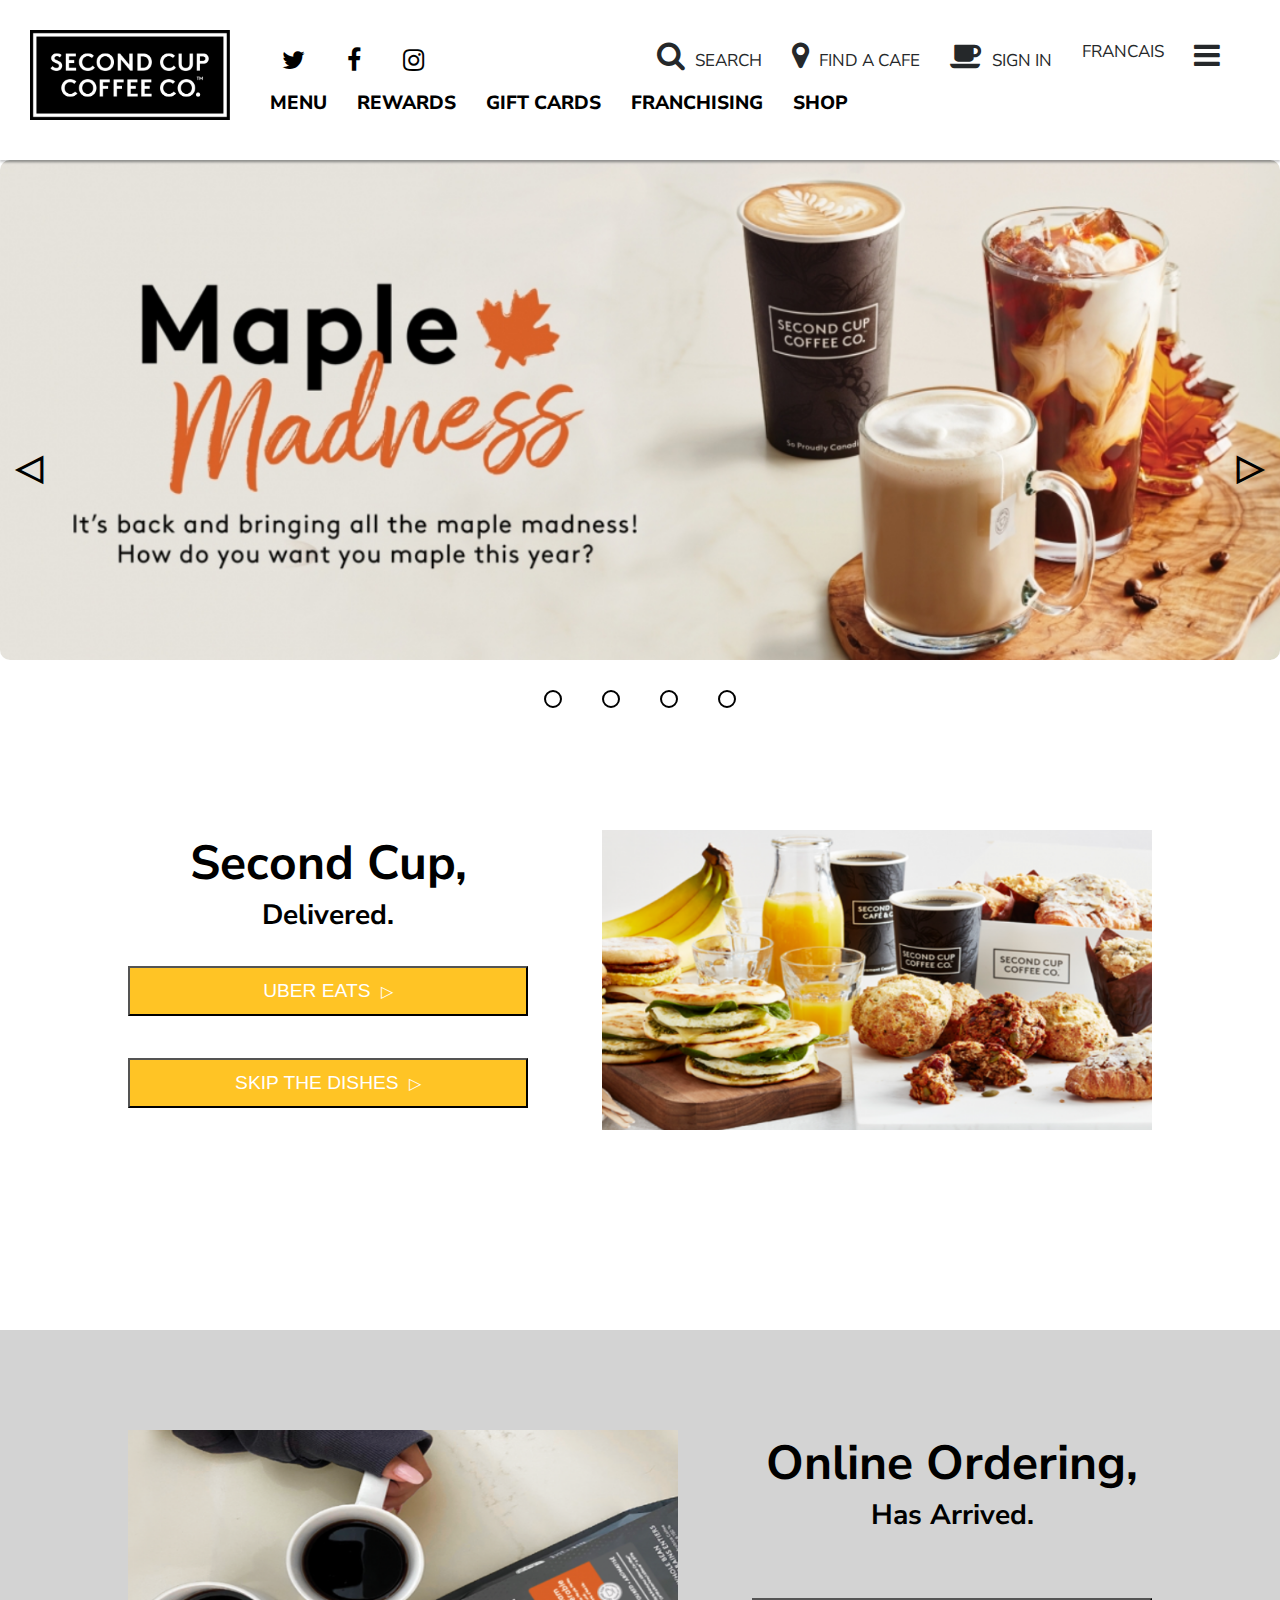
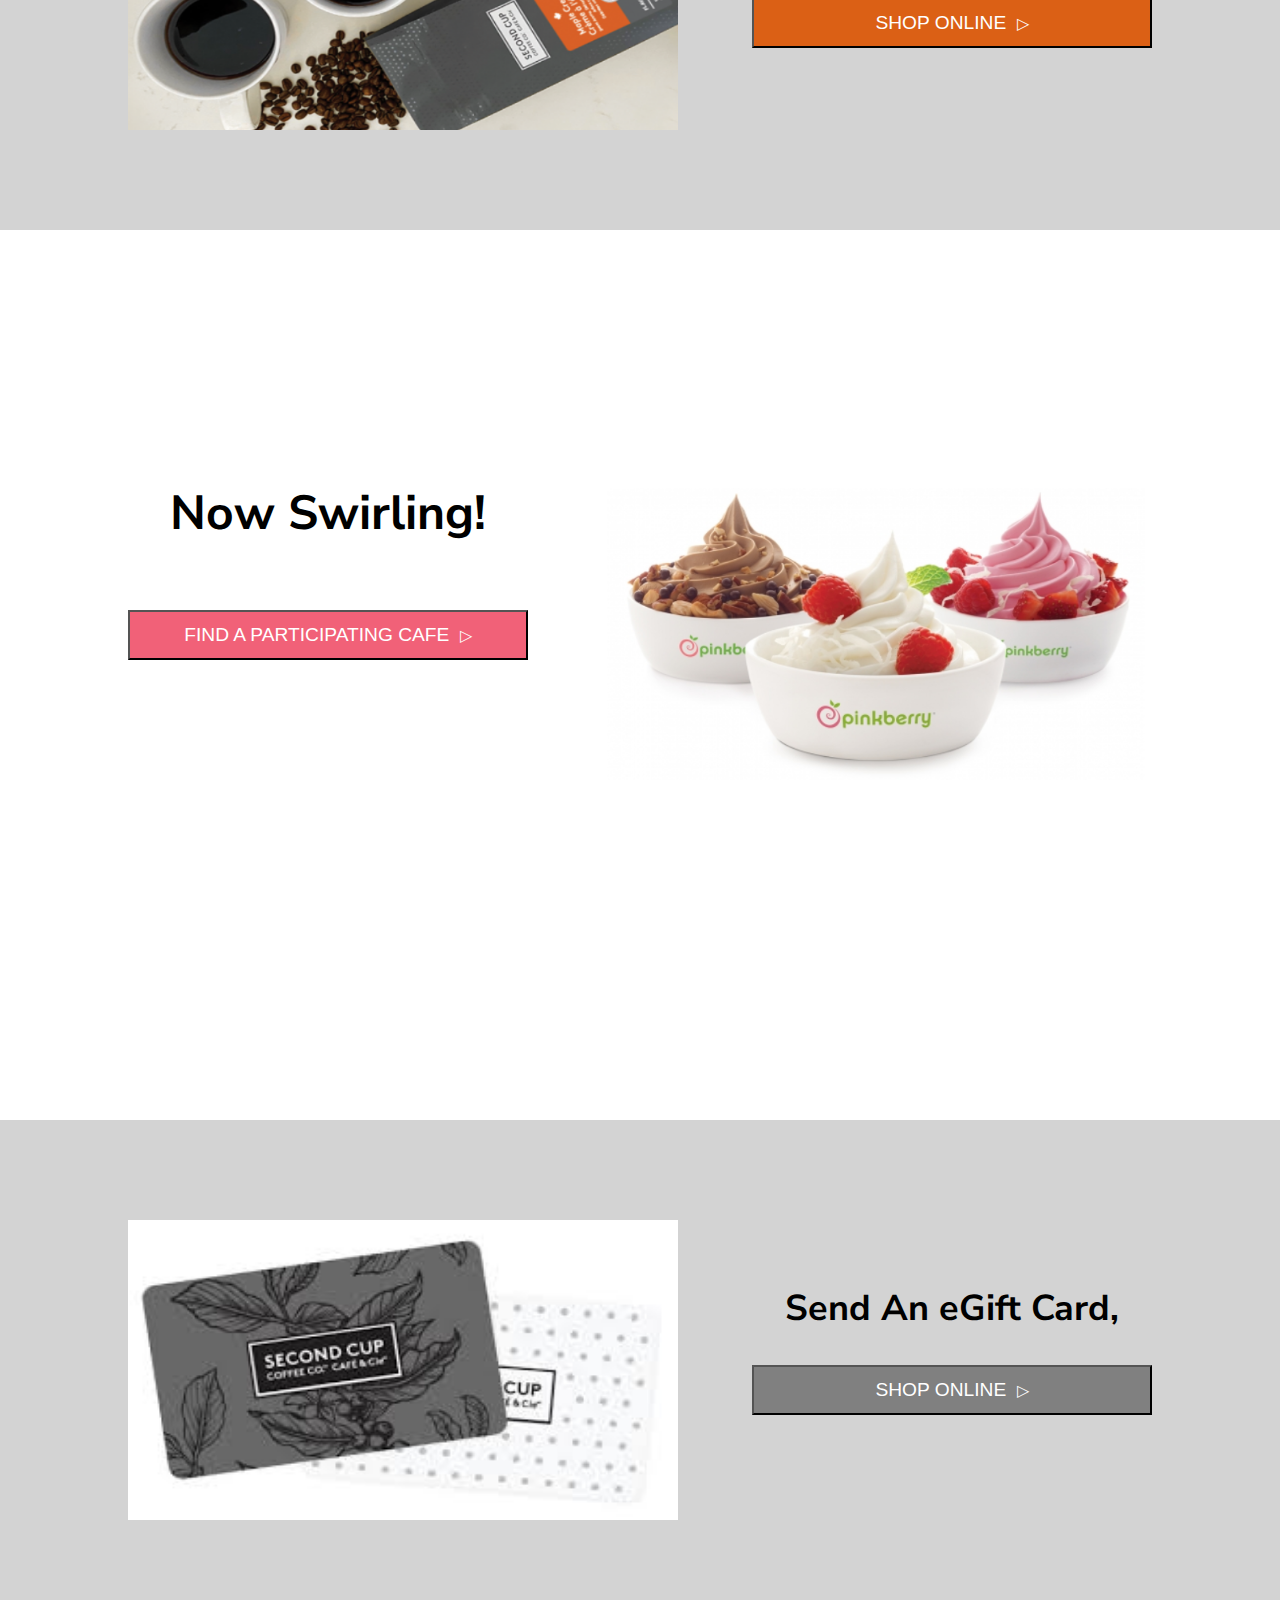
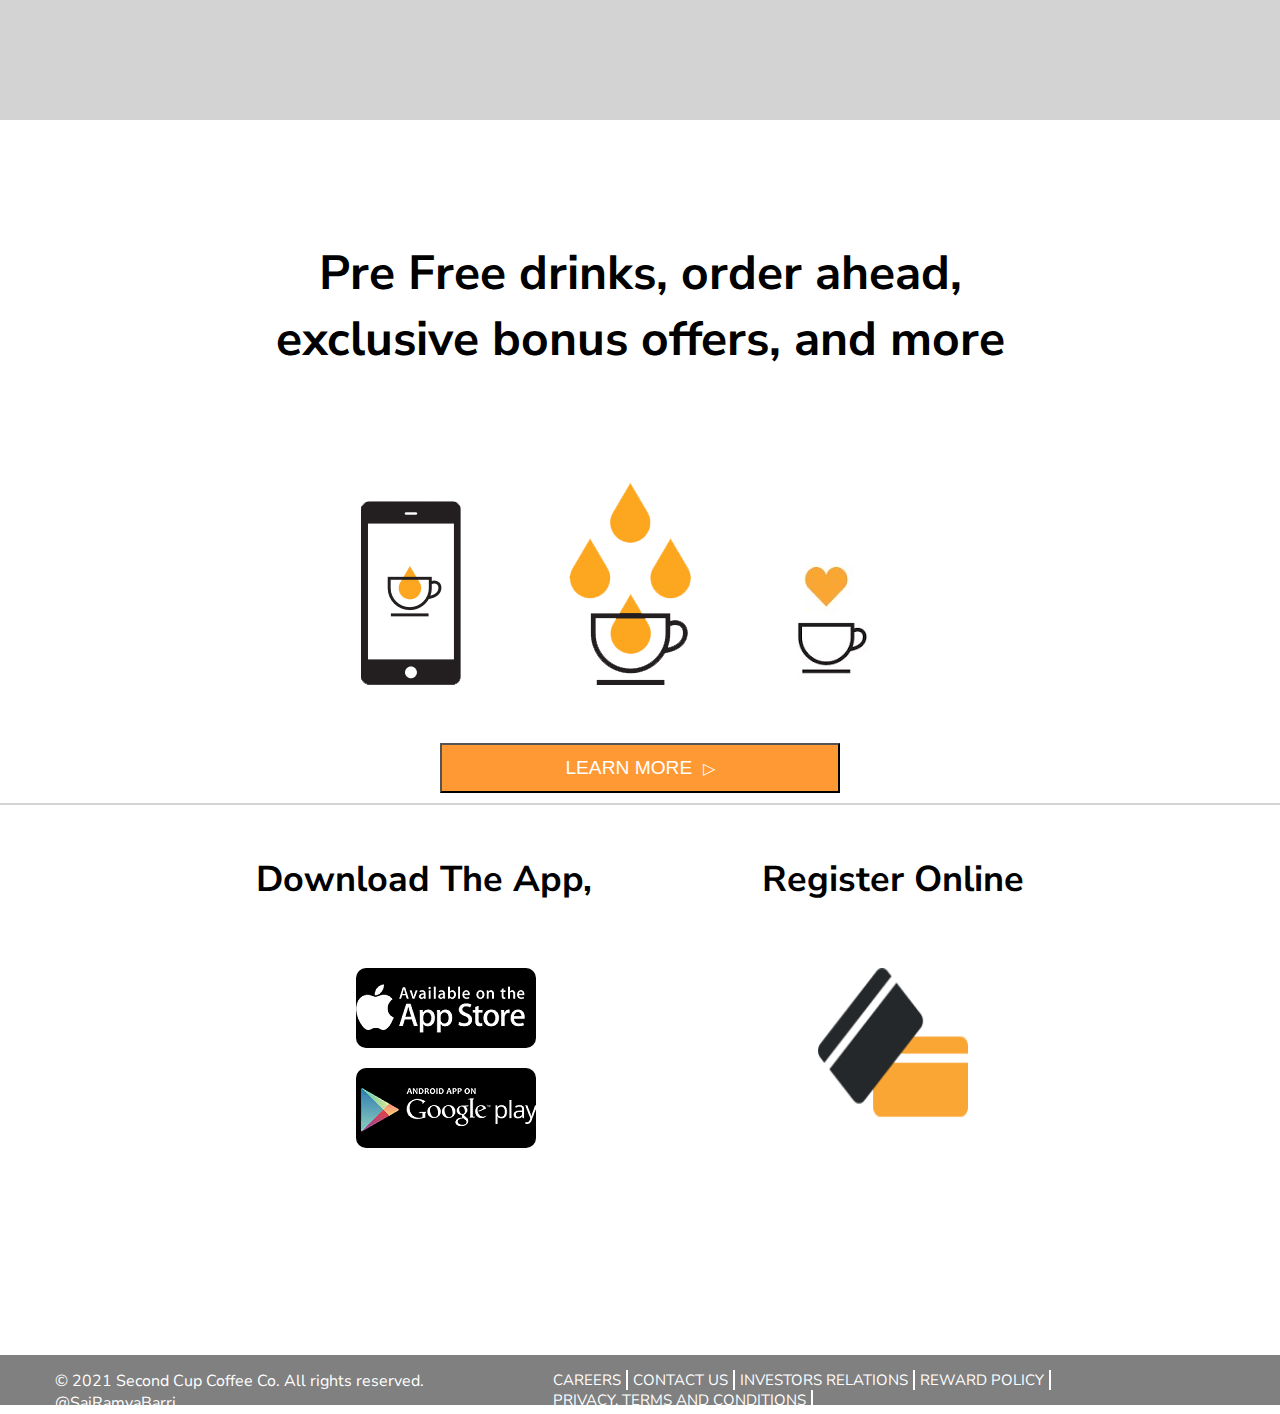
<file: index.html>
<!DOCTYPE html>
<html>
<head>
	<title>secondcup</title>
	<link rel="stylesheet" type="text/css" href="style.css">
	<link rel="stylesheet" type="text/css" href="style2.css">
	<meta name="viewport" content="width=device-width, initial-scale=1">
	<link rel="stylesheet" href="https://stackpath.bootstrapcdn.com/font-awesome/4.7.0/css/font-awesome.min.css">
	<link href="https://fonts.googleapis.com/css2?family=Nunito+Sans:wght@800&display=swap" rel="stylesheet">

	<link href="https://fonts.googleapis.com/css2?family=Nunito+Sans&display=swap" rel="stylesheet">
	
</head>
<body>
	<header>
	<div id="header-nav">
			<a href="index.html"><img src="images/logo.png"></a>
		</div>
			<div class="header-nav-sociallinks">
	          <ul class="sociallinks">
				<li><a href="https://twitter.com/secondcupcanada"><i class="fa fa-twitter"></i></a></li>
				<li><a href="https://www.facebook.com/SecondCup"><i class="fa fa-facebook"></i></a></li>
				<li><a href="https://www.instagram.com/secondcupcanada/"><i class="fa fa-instagram"></i></a></li>
			</ul>
		</div>
			<div class="header-nav-menu">
			<ul>
				<li><a href="menu.html">Menu</a></li>
				<li><a href="rewards.html"  >rewards</a></li>
				<li><a href="giftcard.html" >gift cards</a></li>
				<li><a href="franchising.html" >franchising</a></li>
                 <li><a href="shop.html" >shop</a></li>
			</ul>
			</div>
			<div class="header-nav-menu2">
			<ul>
				<li id="search"><i class="fa fa-search"></i>search</li>
				<li id="map"><a href="pinkberry.html"><i class="fa fa-map-marker"></i>find a cafe</a></li>
				<li><a href="rewards.html"><i class="fa fa-coffee"></i>sign in</a></li>
				<li id="fran">Francais</li>
				<li class="menuBtn"><i class="fa fa-bars" id="menu"></i>
	</li>
                 
			</ul>
			</div>

		
		
	</header>
	<!------------<div id="header-nav">
			<a href="index.html"><img src="images/logo.png"></a>
		</div>
			<div class="header-nav-sociallinks">
	          <ul class="sociallinks">
				<li><a href="https://twitter.com/secondcupcanada"><i class="fa fa-twitter"></i></a></li>
				<li><a href="https://www.facebook.com/SecondCup"><i class="fa fa-facebook"></i></a></li>
				<li><a href="https://www.instagram.com/secondcupcanada/"><i class="fa fa-instagram"></i></a></li>
			</ul>
		</div>
			<div class="header-nav-menu">
			<ul>
				<li><a href="menu.html">Menu</a></li>
				<li><a href="rewards.html">rewards</a></li>
				<li><a href="giftcard.html">gift cards</a></li>
				<li>franchising</li>
                 <li>shop</li>
			</ul>
			</div>
			<div class="header-nav-menu2">
			<ul>
				<li id="search"><i class="fa fa-search"></i>search</li>
<li id="map"><a href="pinkberry.html><i class="fa fa-map-marker"></i>find a cafe</a></li>
				<li><i class="fa fa-coffee"></i>sign in</li>
				<li id="fran">Francais</li>
				<li class="menuBtn"><i class="fa fa-bars" id="menu"></i>
	</li>
                 
			</ul>
			</div>

		
		
	</header>-------------->

<div class="slider">
		<div class="slides">
			<!----radio---->
			<input type="radio" name="radio-btn" id="radio1">
			<input type="radio" name="radio-btn" id="radio2">
			<input type="radio" name="radio-btn" id="radio3">
			<input type="radio" name="radio-btn" id="radio4">
			 <!------rdio end---->
			 <div class="slide first plusSlides">
			 	<img src="images/main11.png" width="1300px">
			 </div>
			 <div class="slide plusSlides">
			 	<img src="images/main2.png">
			 </div>
			 <div class="slide plusSlides">
			 	<img src="images/main3.png">
			 </div>
			 <div class="slide plusSlides">
			 	<img src="images/main44.png">
			 </div>
                  <!--------------prev next btn------------->
			 <a class="prev" onclick="plusSlides(-1)">&#9665;</a>
    <a class="next" onclick="plusSlides(1)">&#9655;</a>
    
			 <!----automatic navigation--->

<div class="navigation-auto">
		<div class="auto-btn1"></div>
		<div class="auto-btn2"></div>
		<div class="auto-btn3"></div>
		<div class="auto-btn4"></div>
	</div> <!----auto nav end--->
			 	
			
		</div>
		<!---manual nav-------->
		<div class="navigation-manual">
				<label for="radio1" class="manual-btn"></label>
				<label for="radio2" class="manual-btn"></label>
				<label for="radio3" class="manual-btn"></label>
				<label for="radio4" class="manual-btn"></label>
			</div>
            </div> <!----slider end--->
<div class="container">
	<div class="row">
		<div class="col-2 row1-disc">
			<div>
				<h1>Second Cup,</h1>
			<h3>Delivered.</h3><br>
			<div>
			<a href="https://www.ubereats.com/"><button class="btn firstrowbtn">Uber Eats <span class="trianglecode" style="font-size: 16px; padding-left: 5px;text-align: center;" >&#9655;</span></button></a><br><br>
			<a href="https://www.skipthedishes.com/"><button class="btn firstrowbtn">Skip The Dishes <span class="trianglecode" style="font-size: 16px;padding-left: 5px; text-align: center;" > &#9655;</button></a>
		</div>
		
			</div><br>
			<div><img src="images/row2.png"></div>
			
		</div>
		
	</div>
<div class="row row3-discmain"style="background-color: lightgray">
	<div class="col-2 row3-disc" style="background-color: lightgray">
		<img src="images/row3.png">
		<div><h1>Online Ordering,</h1>
			<h3>Has Arrived.</h3><br><br>
			
			<a href="shop.html"><button class="btn">Shop Online  <span class="trianglecode" style="font-size: 16px;padding-left: 5px; text-align: center;" >&#9655;</button></a><br>
			
		
		</div>
	
</div>
</div>
<div class="row row4" style="height: 550px" >
	<div class="row4-disc col-2">
	
	<div class="row4-disc2">
		<h1 >Now Swirling!</h1><br><br>
			
          <a href="pinkberry.html"><button class="btn">Find a participating cafe  <span class="trianglecode" style="font-size: 16px; text-align: center; padding-left: 5px;">&#9655;</button></a></div>
           <div>	<img src="images/row4.png"></div></div>


		
				
</div>
</div>

<div class="row5"style="background-color: lightgray">
	<div class="col-2  row5-disc" style="background-color: lightgray ;margin-top:1 ;height: 600px;">
		<div><img src="images/giftcard1.png"></div>
		<div><br><br><h2>Send An eGift Card,</h2>
			<br>
			
			<a href="giftcard.html"><button class="btn" style="background-color: gray">Shop Online  <span class="trianglecode" style="font-size: 16px;padding-left: 5px; text-align: center;" >&#9655;</button></a>
			
		
		</div>
	
</div>
</div>
 
 <div class="row6 "style="background-color: white">
	<div class="row6-disc ">
		<div class="row6-title col-3">
		<h1>Pre Free drinks, order ahead,</h1>
        <h1>exclusive bonus offers, and more</h1></div>
        <div class="row6-disc2">
		<img src="images/row6.png">
		<img class="earn" src="images/row62.png">
		<img class="cup" src="images/row67.jpg">
		<br>
			
			<a href="rewards.html"><button class="btn" style="background-color:#f93;">Learn More  <span class="trianglecode" style="font-size: 16px;padding-left: 5px; text-align: center;" >&#9655;</button></a><br>
			</div>
</div>
</div>
<div class="row7">
	<div class="col-2">
		<div><h2>Download The App,</h2><br><br>
			
			<div class="btn2">
			<a href="https://apps.apple.com/ca/app/second-cup-coffee-co/id985820057"><button class="btn2 appstore"></button></a><br><br>
			<a href="https://play.google.com/store/apps/details?id=com.secondcup.mobile&hl=en"><button class="btn2 google"></button></a></div>
				
		</div>
		
		<div class="registeronline">
			<h2>Register Online</h2><br><br>
	<a href="signup.html"><img src="images/giftcard.png"></a></div></div>
</div>

<div class="footer" style="margin-bottom: 0">
	<ul class="copyright">
		<li>© 2021 Second Cup Coffee Co. All rights reserved.
</li>
    <li class="copyright">@SaiRamyaBarri</li>
</ul>
<ul class="footer-disc">
	<li>careers</li>
	<li>contact us</li>
	<li>investors relations</li>
	<li>reward policy</li>
	<li>privacy, terms and conditions</li>
</ul>
</div>


  </div>      
	


          





         <script type="text/javascript">
         	var counter = 1;
         setInterval(function() {
         		document.getElementById('radio' + counter ).checked = true;
         		counter++;
         		if (counter > 4) {
         			counter = 1;
         		}
         	},9000);
         </script>

<!----<script src="js/slider.js"></script>---->
</body>
</html>
</file>
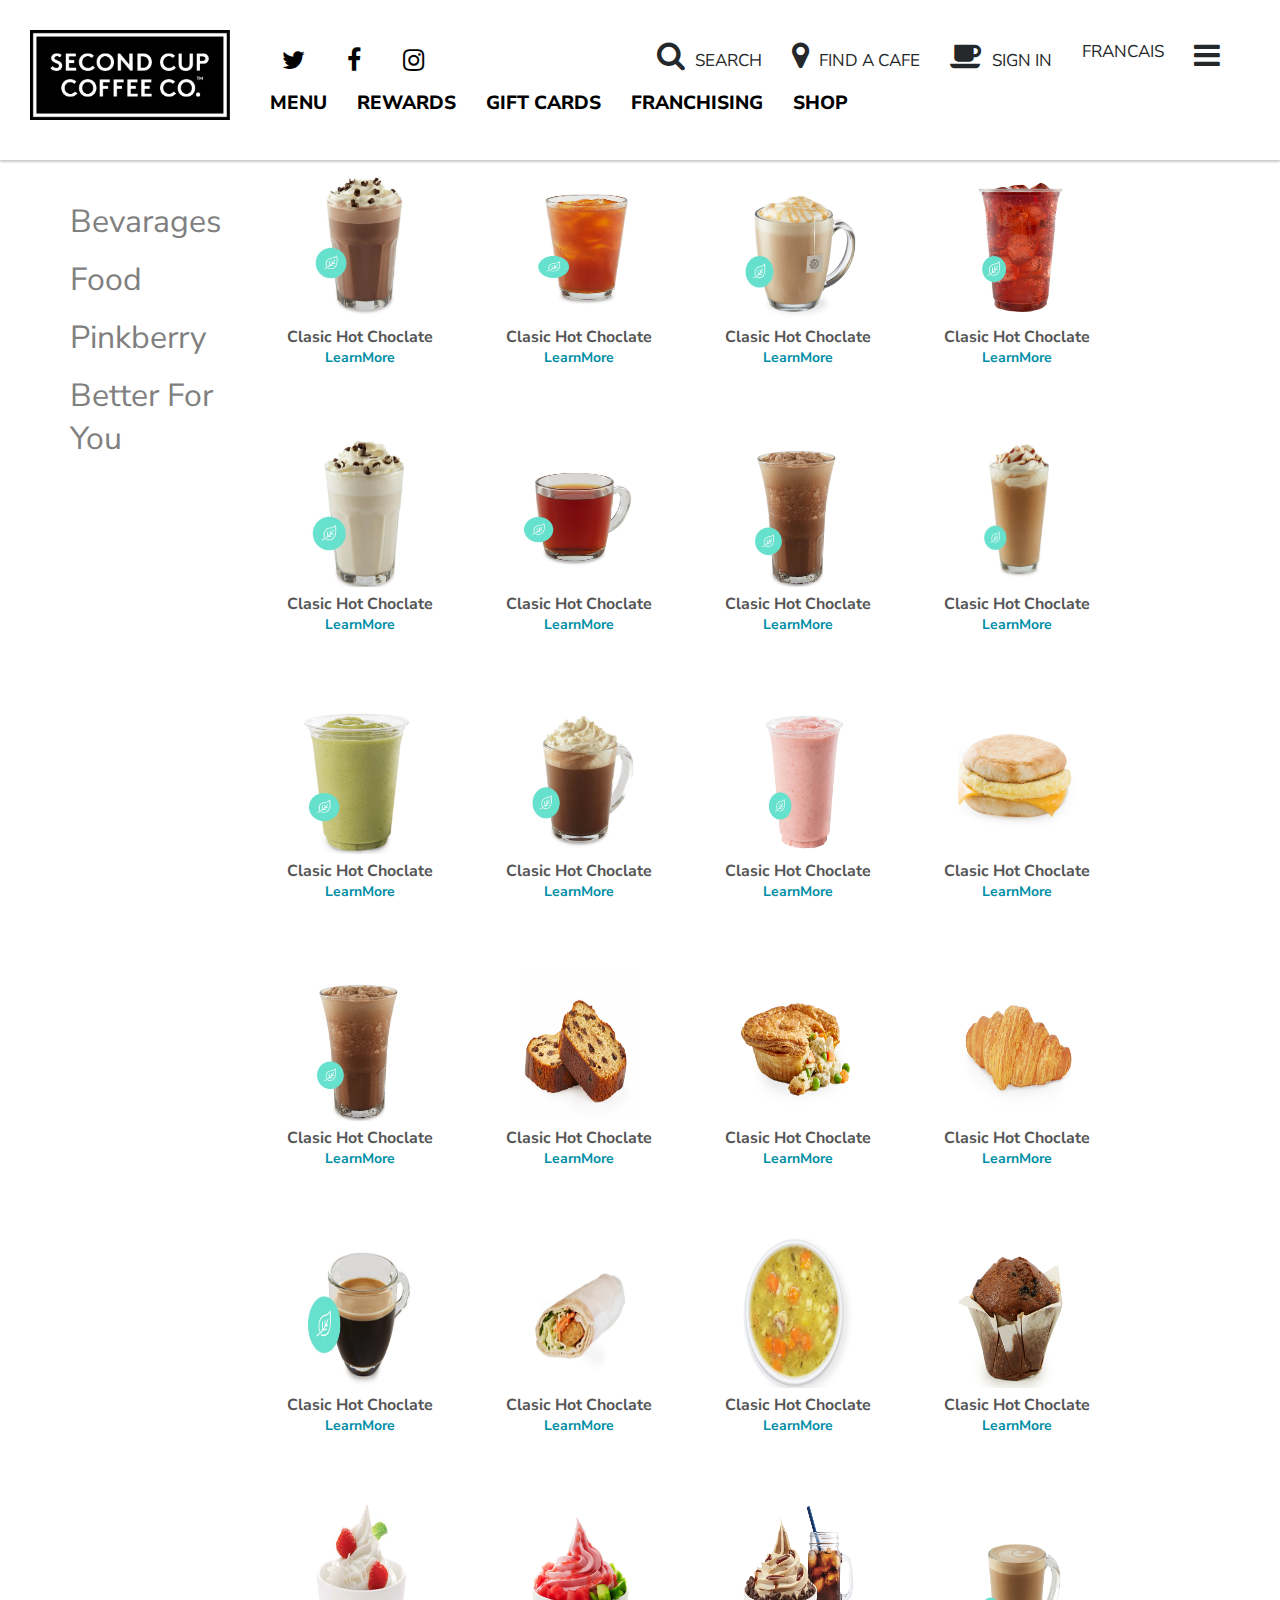
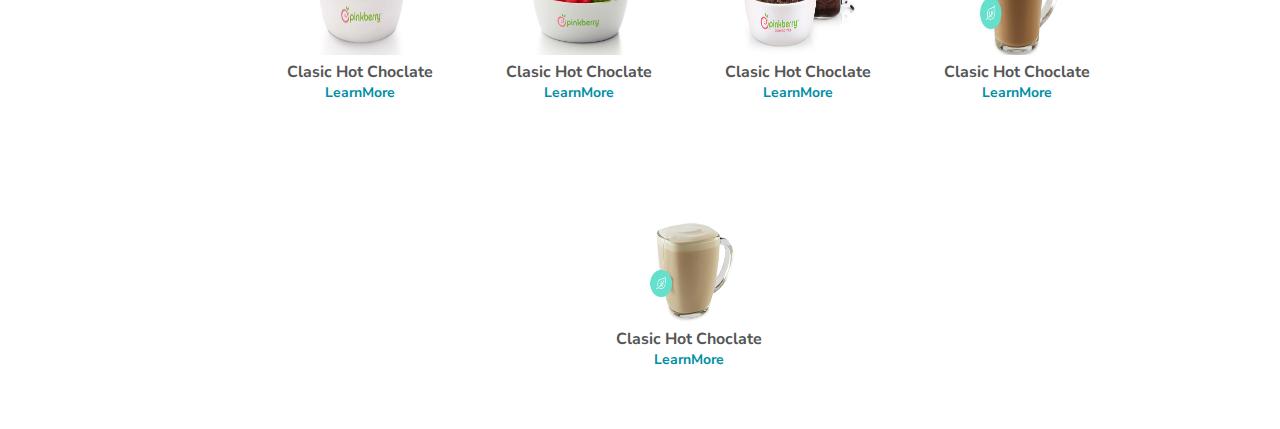
<file: beverages.html>
<!DOCTYPE html>
<html>
<head>
	<title>secondcup</title>
	<link rel="stylesheet" type="text/css" href="style.css">
	<link rel="stylesheet" type="text/css" href="style2.css">
	<meta name="viewport" content="width=device-width, initial-scale=1">
	<link rel="stylesheet" href="https://stackpath.bootstrapcdn.com/font-awesome/4.7.0/css/font-awesome.min.css">
	<link href="https://fonts.googleapis.com/css2?family=Nunito+Sans:wght@800&display=swap" rel="stylesheet">

	<link href="https://fonts.googleapis.com/css2?family=Nunito+Sans&display=swap" rel="stylesheet">
	
</head>
<body>
	<header>
		<div id="header-nav">
			<a href="index.html"><img src="images/logo.png"></a>
		</div>
			<div class="header-nav-sociallinks">
	          <ul class="sociallinks">
				<li><a href="https://twitter.com/secondcupcanada"><i class="fa fa-twitter"></i></a></li>
				<li><a href="https://www.facebook.com/SecondCup"><i class="fa fa-facebook"></i></a></li>
				<li><a href="https://www.instagram.com/secondcupcanada/"><i class="fa fa-instagram"></i></a></li>
			</ul>
		</div>
			<div class="header-nav-menu">
			<ul>
				<li><a href="menu.html">Menu</a></li>
				<li> <a href="rewards.html">rewards</a></li>
				<li><a href="giftcard.html">gift cards</a></li>
				<li><a  href="franchising.html">
				franchising</a></li>
                 <li><a href="shop.html">shop</a></li>
			</ul>
			</div>
			<div class="header-nav-menu2">
			<ul>
				<li id="search"><i class="fa fa-search"></i>search</li>
				<li id="map"><i class="fa fa-map-marker"></i>find a cafe</li>
				<li><a href="signin.html"><i class="fa fa-coffee"></i>sign in</a></li>
				<li id="fran">Francais</li>
				<li class="menuBtn"><i class="fa fa-bars" id="menu"></i>
	</li>
                 
			</ul>
			</div>

		
		
	</header>
	<div class="bev">
	<div class="main-container row" style=" width: 200px;float: left; margin-left: 50px;">
		<div class="maincontainer-disc "><ul>
			<div id="myBtnContainer">
			<li class="dropdownbev">
  <a href="" class="dropbtnbev">Bevarages</a>
  <div class="dropdown-contentbev">
    <a href="#" class="but" onclick="filterSelection('bev')">All</a>
    <a href="#" class="but" onclick="filterSelection('blend')">Blended</a>
    <a href="#" class="but" onclick="filterSelection('bar')">BrevBar</a>
    <a href="#" class="but" onclick="filterSelection('chaco')">Hotchoclate</a>
    <a href="#" class="but" onclick="filterSelection('ice')">Ice Over</a>
  </div>
</li></div>
<li class="dropdownbev">
  <a href="" class="dropbtnbev">Food</a>
  <div class="dropdown-contentbev">
    <a href="#" class="but" onclick="filterSelection('food')">All</a>
    <a href="#" class="but" onclick="filterSelection('bake')">BakedFood</a>
    <a href="#" class="but" onclick="filterSelection('break')">BreakFast</a>
    <a href="#" class="but" onclick="filterSelection('lunch')">Launch</a>
  </div>
</li>

<li onclick="filterSelection('pink')" style="cursor: pointer;">Pinkberry</li>
<li onclick="filterSelection('better')" style="cursor: pointer;">Better For<br>You</li>
</ul>
</div>
</div>
</div>
<div class="bevcontainer" style="width: 80%;">
	
		<div class="small-container">
      
      <div class="shopitems">
      	<div class="col-4 filterDiv bev chaco ice better">
      		<img src="images/bev1.png"><br>
      		<h4>Clasic Hot Choclate</h4>
      		 
      		 <p>LearnMore</p>
      </div>
      <div class="col-4 filterDiv bev ice">
      		<img src="images/b10.png"><br>
      		<h4>Clasic Hot Choclate</h4>
      		 
      		 <p>LearnMore</p>
      </div>
      <div class="col-4 filterDiv bev bar better">
      		<img src="images/bev7.png"><br>
      		<h4>Clasic Hot Choclate</h4>
      		 
      		 <p>LearnMore</p>
      </div>
      <div class="col-4 filterDiv bev ice">
      		<img src="images/b9.png"><br>
      		<h4>Clasic Hot Choclate</h4>
      		 
      		 <p>LearnMore</p>
      </div><div class="col-4 filterDiv bev chaco ice">
      		<img src="images/bev2.png"><br>
      		<h4>Clasic Hot Choclate</h4>
      		 
      		 <p>LearnMore</p>
      </div>
      <div class="col-4 filterDiv bev bar">
      		<img src="images/b8.png"><br>
      		<h4>Clasic Hot Choclate</h4>
      		 
      		 <p>LearnMore</p>
      </div>
      <div class="col-4 filterDiv bev blend chaco">
      		<img src="images/bev6.png"><br>
      		<h4>Clasic Hot Choclate</h4>
      		 
      		 <p>LearnMore</p>
      </div>
      <div class="col-4 filterDiv bev chaco ice">
      		<img src="images/b11.png"><br>
      		<h4>Clasic Hot Choclate</h4>
      		 
      		 <p>LearnMore</p>
      </div>
      <div class="col-4 filterDiv bev blend">
      		<img src="images/bev3.png"><br>
      		<h4>Clasic Hot Choclate</h4>
      		 
      		 <p>LearnMore</p>
      </div>
      <div class="col-4 filterDiv bev chaco">
      		<img src="images/b12.png"><br>
      		<h4>Clasic Hot Choclate</h4>
      		 
      		 <p>LearnMore</p>
      </div>
      <div class="col-4 filterDiv bev blend better">
      		<img src="images/bev5.png"><br>
      		<h4>Clasic Hot Choclate</h4>
      		 
      		 <p>LearnMore</p>
      </div>
      <div class="col-4 filterDiv food break">
      		<img src="images/b14.png"><br>
      		<h4>Clasic Hot Choclate</h4>
      		 
      		 <p>LearnMore</p>
      </div>
      <div class="col-4 filterDiv bev blend">
      		<img src="images/bev6.png"><br>
      		<h4>Clasic Hot Choclate</h4>
      		 
      		 <p>LearnMore</p>
      </div>
      <div class="col-4 filterDiv food bake">
      		<img src="images/b20.png"><br>
      		<h4>Clasic Hot Choclate</h4>
      		 
      		 <p>LearnMore</p>
      </div>
      <div class="col-4 filterDiv food break better">
      		<img src="images/b15.png"><br>
      		<h4>Clasic Hot Choclate</h4>
      		 
      		 <p>LearnMore</p>
      </div>
      <div class="col-4 filterDiv food bake">
      		<img src="images/b18.png"><br>
      		<h4>Clasic Hot Choclate</h4>
      		 
      		 <p>LearnMore</p>
      </div>
      <div class="col-4 filterDiv bev bar">
      		<img src="images/b13.png"><br>
      		<h4>Clasic Hot Choclate</h4>
      		 
      		 <p>LearnMore</p>
      </div>
      <div class="col-4 filterDiv food lunch better">
      		<img src="images/b16.png"><br>
      		<h4>Clasic Hot Choclate</h4>
      		 
      		 <p>LearnMore</p>
      </div>
      <div class="col-4 filterDiv food lunch">
      		<img src="images/b17.png"><br>
      		<h4>Clasic Hot Choclate</h4>
      		 
      		 <p>LearnMore</p>
      </div>
      <div class="col-4 filterDiv food bake">
      		<img src="images/b19.png"><br>
      		<h4>Clasic Hot Choclate</h4>
      		 
      		 <p>LearnMore</p>
      </div>
      <div class="col-4 filterDiv pink">
      		<img src="images/row41.jpg"><br>
      		<h4>Clasic Hot Choclate</h4>
      		 
      		 <p>LearnMore</p>
      </div>
      <div class="col-4 filterDiv pink better">
      		<img src="images/row42.jpg"><br>
      		<h4>Clasic Hot Choclate</h4>
      		 
      		 <p>LearnMore</p>
      </div>
      <div class="col-4 filterDiv pink">
      		<img src="images/row43.jpg"><br>
      		<h4>Clasic Hot Choclate</h4>
      		 
      		 <p>LearnMore</p>
      </div>
      <div class="col-4 filterDiv bev bar">
      		<img src="images/mapple.png"><br>
      		<h4>Clasic Hot Choclate</h4>
      		 
      		 <p>LearnMore</p>
      </div>
      <div class="col-4 filterDiv bev bar">
      		<img src="images/maple2.png"><br>
      		<h4>Clasic Hot Choclate</h4>
      		 
      		 <p>LearnMore</p>
      </div>


</div>
</div>
</div>
<script src="js/filter.js"></script>
</body>
</html>
</file>
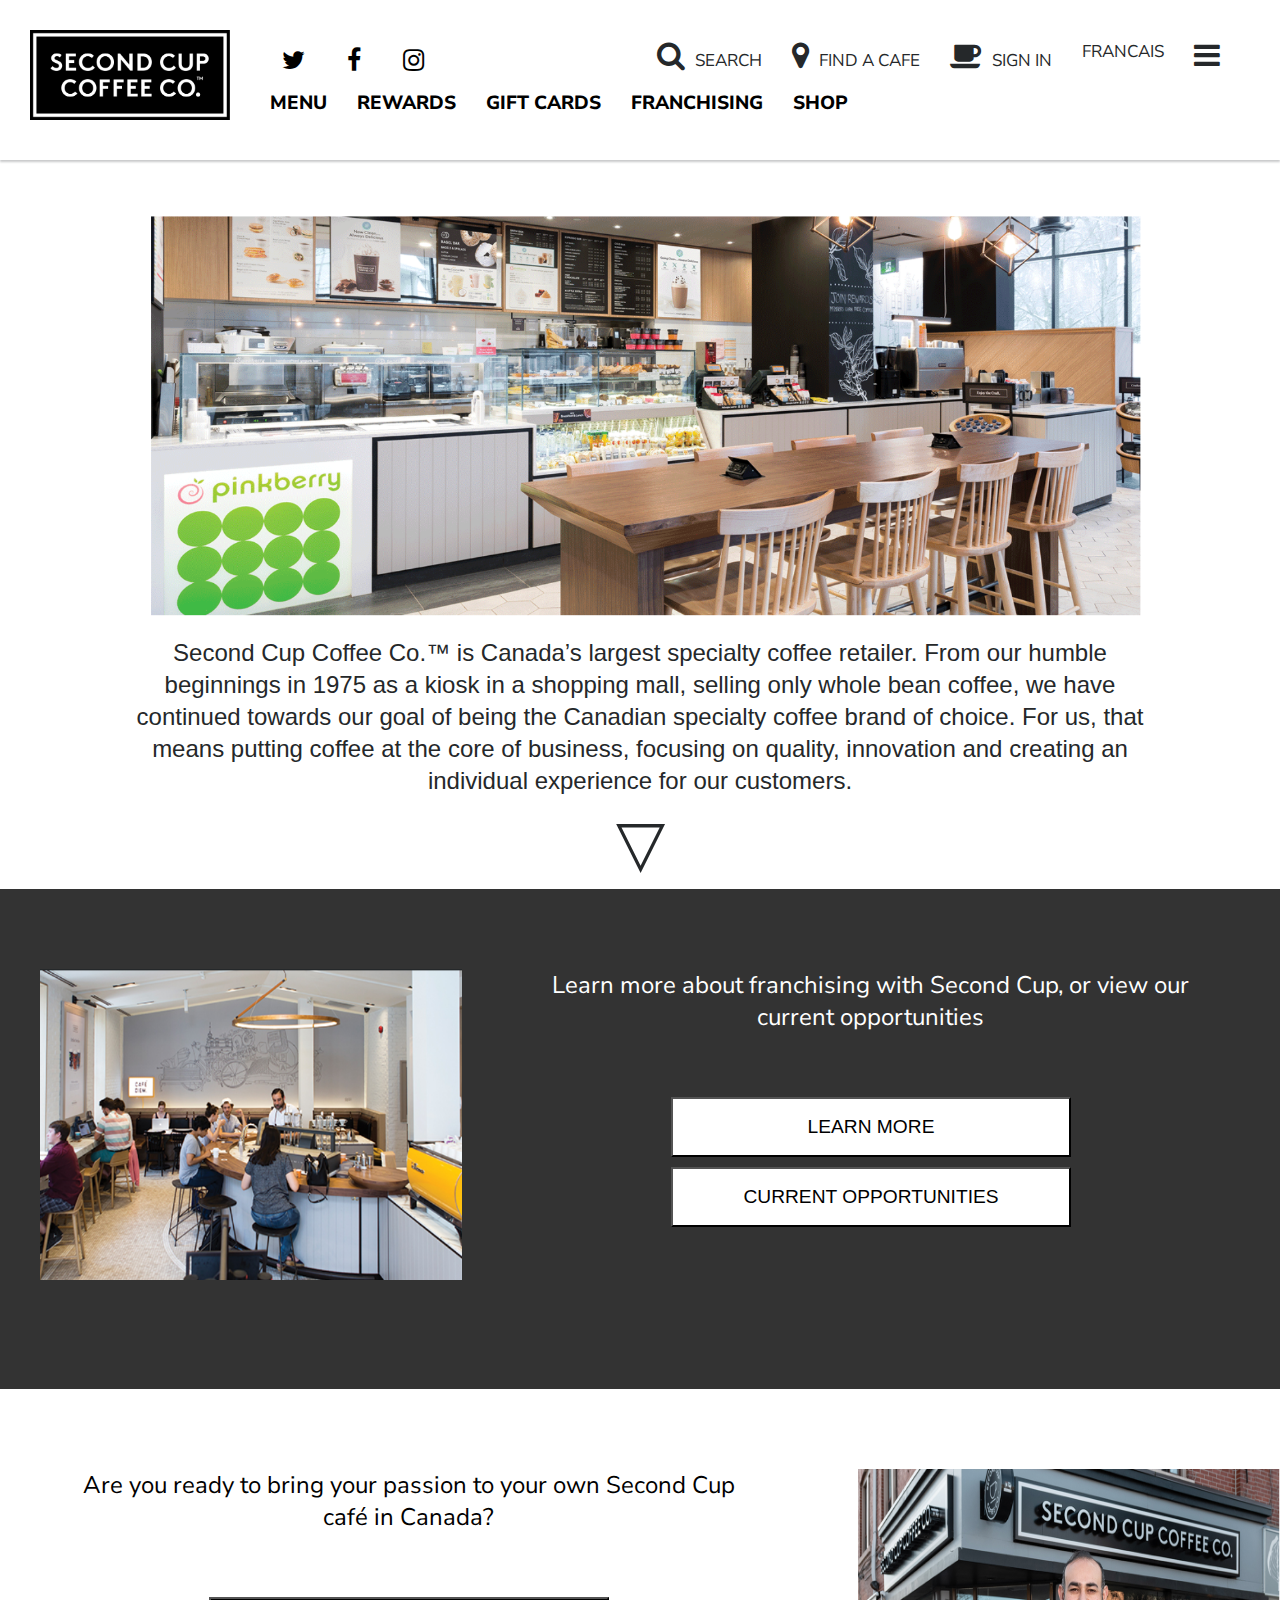
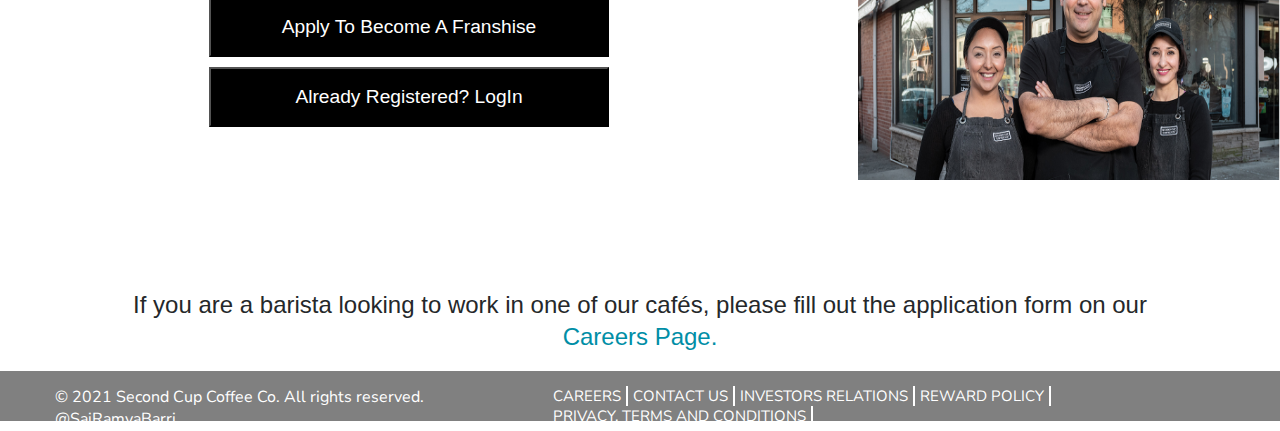
<file: franchising.html>
<!DOCTYPE html>
<html>
<head>
	<title>secondcup</title>
	<link rel="stylesheet" type="text/css" href="style.css">
	<meta name="viewport" content="width=device-width, initial-scale=1">
	<link rel="stylesheet" href="https://stackpath.bootstrapcdn.com/font-awesome/4.7.0/css/font-awesome.min.css">
	<link href="https://fonts.googleapis.com/css2?family=Nunito+Sans:wght@800&display=swap" rel="stylesheet">

	<link href="https://fonts.googleapis.com/css2?family=Nunito+Sans&display=swap" rel="stylesheet">
	
</head>
<body>
	<header>
		<div id="header-nav">
			<a href="index.html"><img src="images/logo.png"></a>
		</div>
			<div class="header-nav-sociallinks">
	          <ul class="sociallinks">
				<li><a href="https://twitter.com/secondcupcanada"><i class="fa fa-twitter"></i></a></li>
				<li><a href="https://www.facebook.com/SecondCup"><i class="fa fa-facebook"></i></a></li>
				<li><a href="https://www.instagram.com/secondcupcanada/"><i class="fa fa-instagram"></i></a></li>
			</ul>
		</div>
			<div class="header-nav-menu">
			<ul>
				<li><a href="menu.html">Menu</a></li>
				<li><a href="rewards.html">rewards</a></li>
				<li><a href="giftcard.html">gift cards</a></li>
				<li><a href="franchising.html">franchising</a></li>
                 <li><a href="shop.html">shop</a></li>
			</ul>
			</div>
			<div class="header-nav-menu2">
			<ul>
				<li id="search"><i class="fa fa-search"></i>search</li>
				<li id="map"><i class="fa fa-map-marker"></i>find a cafe</li>
				<li><a href="signin.html"><i class="fa fa-coffee"></i>sign in</a></li>
				<li id="fran">Francais</li>
				<li class="menuBtn"><i class="fa fa-bars" id="menu"></i>
	</li>
                 
			</ul>
			</div>
		</header>
		<div class="francontainer">
			<img src="images/fran.png">
			<p>Second Cup Coffee Co.™ is Canada’s largest specialty coffee retailer. From our humble beginnings in 1975 as a kiosk in a shopping mall, selling only whole bean coffee, we have continued towards our goal of being the Canadian specialty coffee brand of choice. For us, that means putting coffee at the core of business, focusing on quality, innovation and creating an individual experience for our customers.</p>
			<p style="font-size: 4em; line-height: 1.4444;color: inherit; ">&#9661;</p>
			<div class="row">
				<div class="col-2 franrow2">
					<img src="images/fran2.png"><br>
					<div class="">
						<p>Learn more about franchising with Second Cup, or view our current opportunities</p><br><br>
						<button class="btn">Learn More</button><br>
						<button class="btn">Current Opportunities</button>
					</div>
				</div>
			</div>
			<div class="row">
				<div class="col-2 franrow2 franrow3" style="background: #fff; color:black;">
					
					<div class="">
				<p>Are you ready to bring your passion to your own Second Cup café in Canada?</p><br><br>
						<button class="btn">Apply to Become a Franshise</button><br>
						<button class="btn">Already registered? LogIn</button>
					</div><br>
					<img src="images/Careers.jpg">
				</div>
			</div>
			<p>If you are a barista looking to work in one of our cafés, please fill out the application form on our</p>
			<p style=" color: #008ea6;">Careers Page.</p><br>
			<div class="footer" style="">
	<ul class="copyright">
		<li>© 2021 Second Cup Coffee Co. All rights reserved.
</li>
    <li class="copyright">@SaiRamyaBarri</li>
</ul>
<ul class="footer-disc">
	<li>careers</li>
	<li>contact us</li>
	<li>investors relations</li>
	<li>reward policy</li>
	<li>privacy, terms and conditions</li>
</ul>
</div>


  </div>      
	
		</div><!-------------francontainer---------------->
</file>
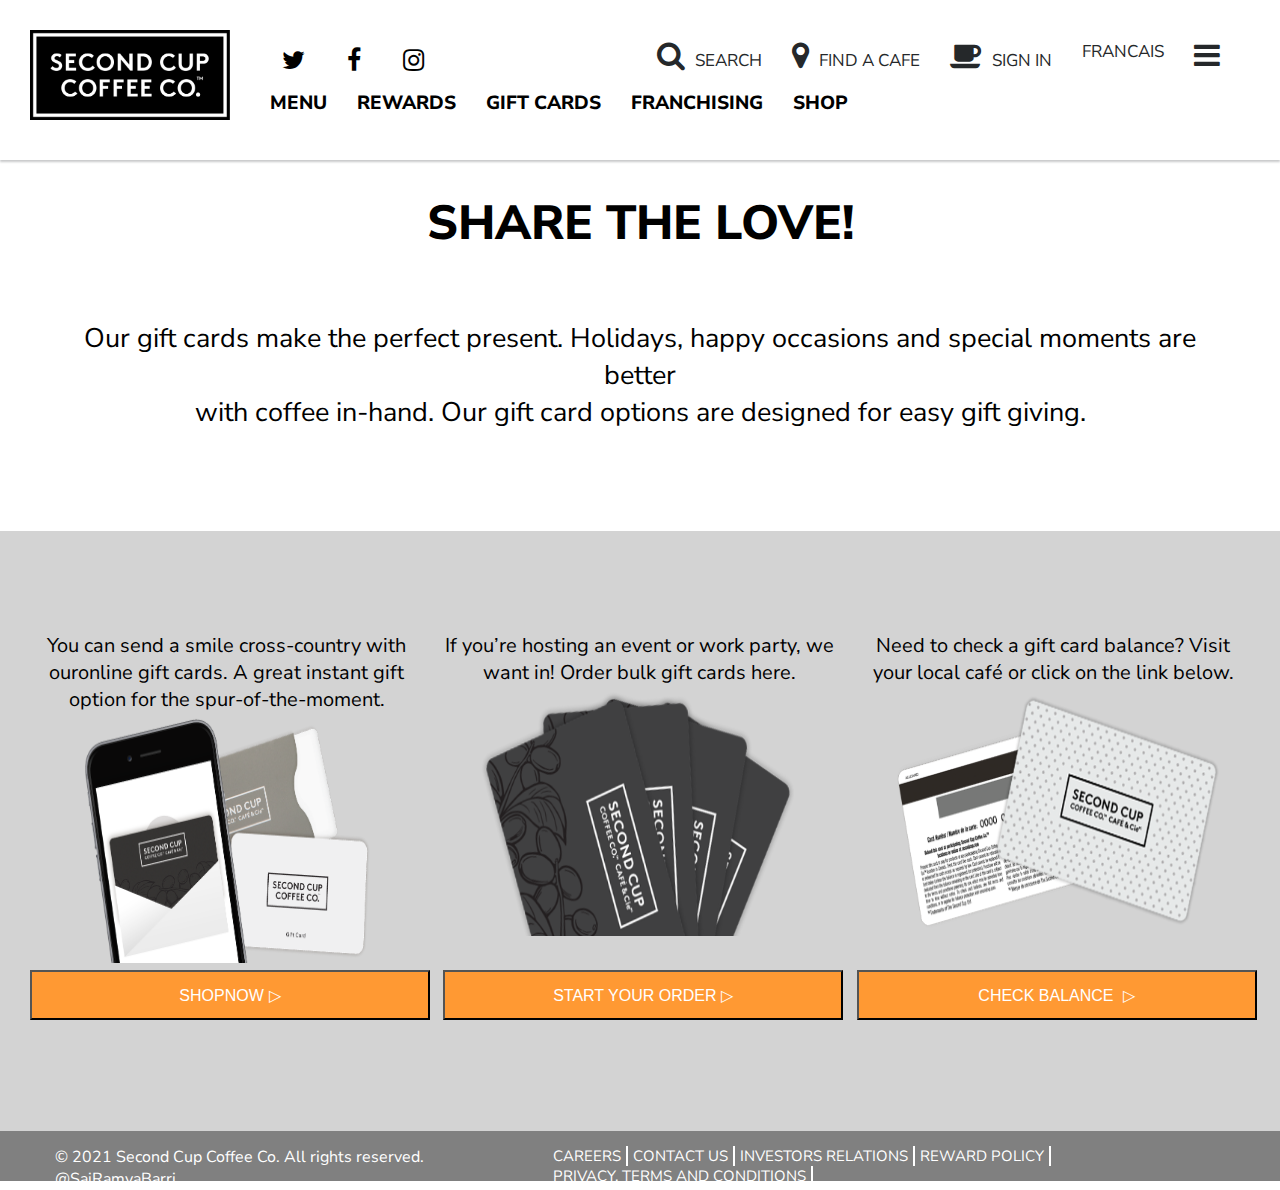
<file: giftcard.html>
<!DOCTYPE html>
<html>
<head>
	<title>secondcup</title>
	<link rel="stylesheet" type="text/css" href="style.css">
	<link rel="stylesheet" type="text/css" href="style2.css">
	<meta name="viewport" content="width=device-width, initial-scale=1">
	<link rel="stylesheet" href="https://stackpath.bootstrapcdn.com/font-awesome/4.7.0/css/font-awesome.min.css">
	<link href="https://fonts.googleapis.com/css2?family=Nunito+Sans:wght@800&display=swap" rel="stylesheet">

	<link href="https://fonts.googleapis.com/css2?family=Nunito+Sans&display=swap" rel="stylesheet">
	
</head>
<body>
	<header>
	<div id="header-nav">
			<a href="index.html"><img src="images/logo.png"></a>
		</div>
			<div class="header-nav-sociallinks giftcardsociallinks">
	          <ul class="sociallinks">
				<li><a href="https://twitter.com/secondcupcanada"><i class="fa fa-twitter"></i></a></li>
				<li><a href="https://www.facebook.com/SecondCup"><i class="fa fa-facebook"></i></a></li>
				<li><a href="https://www.instagram.com/secondcupcanada/"><i class="fa fa-instagram"></i></a></li>
			</ul>
		</div>
			<div class="header-nav-menu">
			<ul>
				<li><a href="menu.html"style="color: black;text-decoration: none;">Menu</a></li>
				<li><a href="rewards.html" style="color: black;text-decoration: none;" >rewards</a></li>
				<li><a href="giftcard.html" style="color: black;text-decoration: none;">gift cards</a></li>
				<li><a href="franchising.html" style="color: black;text-decoration: none;">franchising</a></li>
                 <li><a href="shop.html" style="color: black;text-decoration: none;">shop</a></li>
			</ul>
			</div>
			<div class="header-nav-menu2">
			<ul>
				<li id="search"><i class="fa fa-search"></i>search</li>
				<li id="map"><i class="fa fa-map-marker"></i>find a cafe</li>
				<li><a href="signin.html"><i class="fa fa-coffee"></i>sign in</a></li>
				<li id="fran">Francais</li>
				<li class="menuBtn"><i class="fa fa-bars" id="menu"></i>
	</li>
                 
			</ul>
			</div>

		
		
	</header>
	<div class="row">
		<div class="giftcontainer">
			<h1>SHARE THE LOVE!</h1><br><br>
			<h4>Our gift cards make the perfect present. Holidays, happy occasions and special moments are better <br> with coffee in-hand. Our gift card options are designed for easy gift giving. </h4>
		</div>
		<div class="col-3 giftcontainer-disc">
			<div class="giftdisc">
			<p>You can send a smile cross-country with ouronline gift cards. A great instant gift option for the spur-of-the-moment.</p>
			<img src="images/giftcard3.png">
			<a href="shop.html"><button class="btn" style="background-color: #f93">shopNow<span style="padding-left: 5px;">&#9655;</span></button></a>
		</div>
		<div class="giftdisc">
			<p>If you’re hosting an event or work party, we want in! Order bulk gift cards here.</p>
			<img src="images/giftcard4.png"><br><br>
			<button class="btn" onclick="Openform()"  style="background-color: #f93">Start Your Order<span style="padding-left: 5px;">&#9655;</span></button>
		</div>
		<div class="giftdisc">
			<p>Need to check a gift card balance? Visit your local café or click on the link below.</p>
			<img src="images/giftcard5.png"><br><br>
			<button class="btn" style="background-color: #f93">Check Balance<span style="padding-left: 5px;"> &#9655;</span></button>
		</div>

  		</div>
	</div>

  <div id="displayform">
  	Hai
  </div>
		

	<div class="footer" style="margin-bottom: 0">
	<ul class="copyright">
		<li>© 2021 Second Cup Coffee Co. All rights reserved.
</li>
    <li class="copyright">@SaiRamyaBarri</li>
</ul>
<ul class="footer-disc">
	<li>careers</li>
	<li>contact us</li>
	<li>investors relations</li>
	<li>reward policy</li>
	<li>privacy, terms and conditions</li>
</ul>
</div>


  </div> 



  <script src="js/displayform.js"></script>     
</body>
</html>
</file>
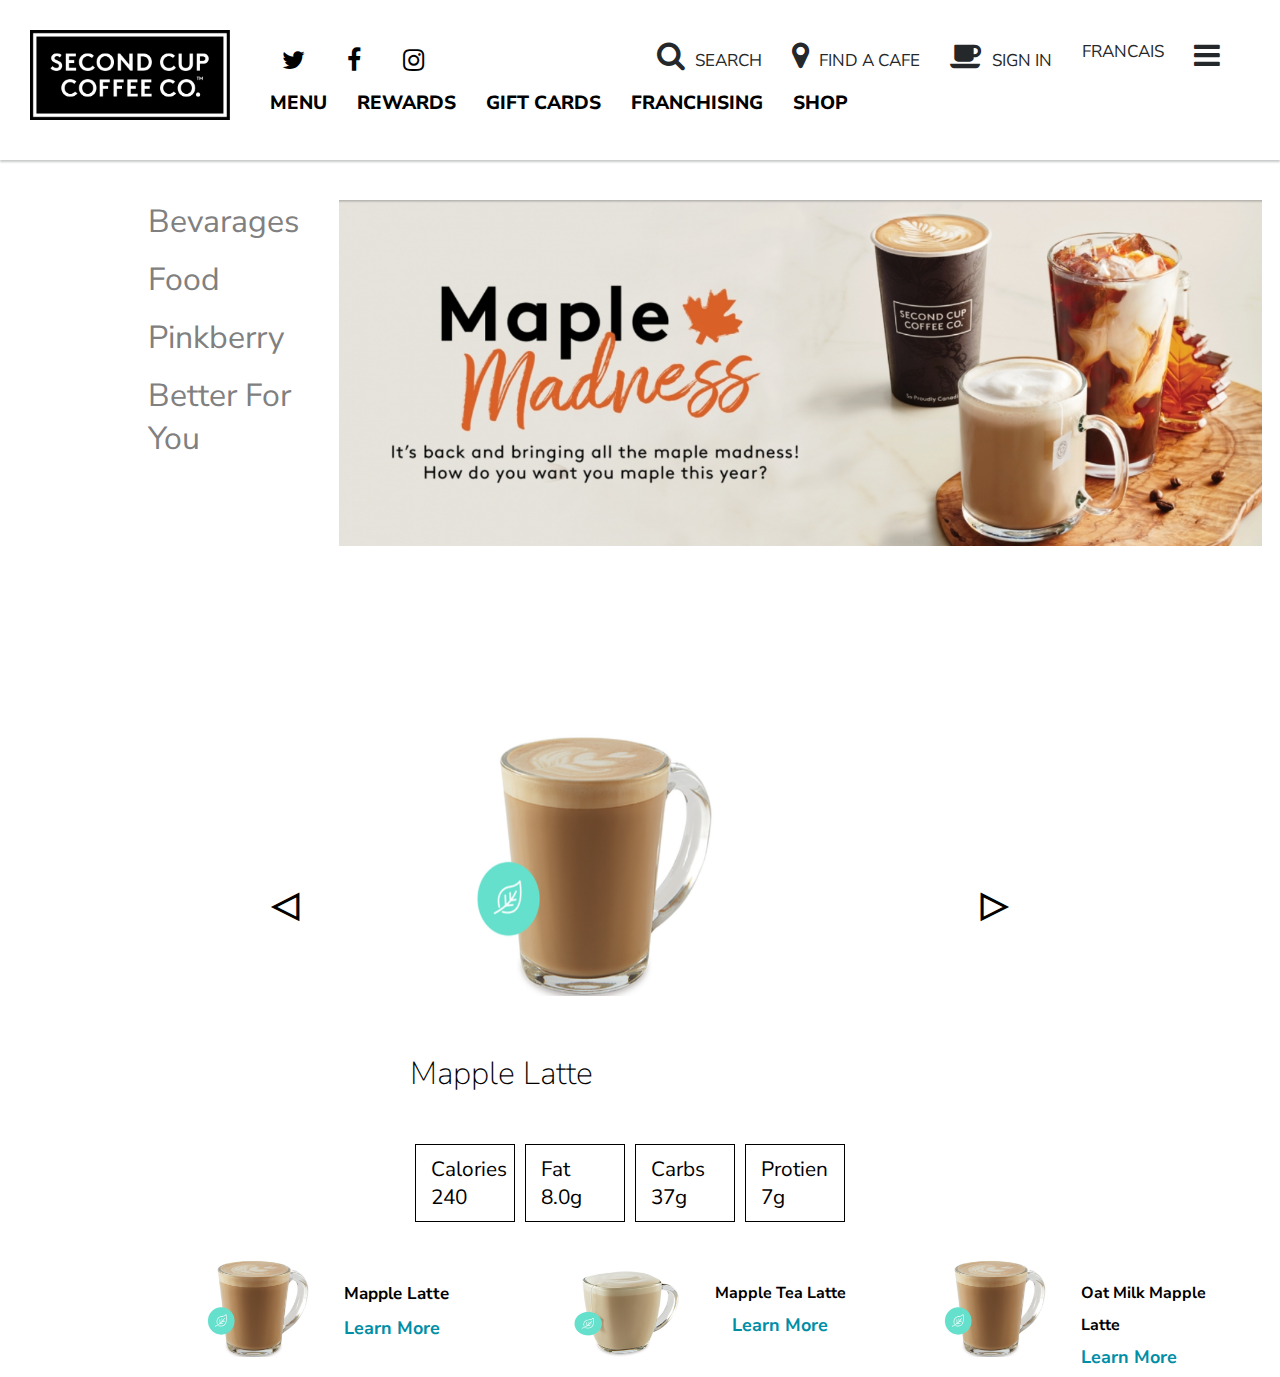
<file: menu.html>
<!DOCTYPE html>
<html>
<head>
	<title>secondcup</title>
	<link rel="stylesheet" type="text/css" href="style.css">
	<link rel="stylesheet" type="text/css" href="style2.css">
	<meta name="viewport" content="width=device-width, initial-scale=1">
	<link rel="stylesheet" href="https://stackpath.bootstrapcdn.com/font-awesome/4.7.0/css/font-awesome.min.css">
	<link href="https://fonts.googleapis.com/css2?family=Nunito+Sans:wght@800&display=swap" rel="stylesheet">

	<link href="https://fonts.googleapis.com/css2?family=Nunito+Sans&display=swap" rel="stylesheet">
	
</head>
<body>
	<header>
		<div id="header-nav">
			<a href="index.html"><img src="images/logo.png"></a>
		</div>
			<div class="header-nav-sociallinks">
	          <ul class="sociallinks">
				<li><a href="https://twitter.com/secondcupcanada"><i class="fa fa-twitter"></i></a></li>
				<li><a href="https://www.facebook.com/SecondCup"><i class="fa fa-facebook"></i></a></li>
				<li><a href="https://www.instagram.com/secondcupcanada/"><i class="fa fa-instagram"></i></a></li>
			</ul>
		</div>
			<div class="header-nav-menu">
			<ul>
				<li><a href="menu.html">Menu</a></li>
				<li> <a href="rewards.html">rewards</a></li>
				<li><a href="giftcard.html">gift cards</a></li>
				<li><a  href="franchising.html">
				franchising</a></li>
                 <li><a href="shop.html">shop</a></li>
			</ul>
			</div>
			<div class="header-nav-menu2">
			<ul>
				<li id="search"><i class="fa fa-search"></i>search</li>
				<li id="map"><i class="fa fa-map-marker"></i>find a cafe</li>
				<li><a href="signin.html"><i class="fa fa-coffee"></i>sign in</a></li>
				<li id="fran">Francais</li>
				<li class="menuBtn"><i class="fa fa-bars" id="menu"></i>
	</li>
                 
			</ul>
			</div>

		
		
	</header>
	<div class="main-container row">
		<div class="maincontainer-disc "><ul>
			<li class="dropdownbev">
  <a href="beverages.html" class="dropbtnbev">Bevarages</a>
  <div class="dropdown-contentbev">
    <a href="beverages.html#">All</a>
    <a href="beverages.html#">Blended</a>
    <a href="beverages.html#">BrevBar</a>
    <a href="beverages.html#">Hotchoclate</a>
  </div>
</li>
<li class="dropdownbev">
  <a href="beverages.html" class="dropbtnbev">Food</a>
  <div class="dropdown-contentbev">
    <a href="beverages.html#">All</a>
    <a href="beverages.html#">BakedFood</a>
    <a href="beverages.html#">BrekFast</a>
    <a href="beverages.html#">Launch</a>
  </div>
</li>
<li><a href="beverages.html#">Pinkberry</a></li>
<li><a href="beverages.html#">Better For</a><br>You</li>
</ul>
		<img  class= " mainimg"src="images/main11.png"></div>

		
	</div>
	<div class="row mediumcontainer">
		<div class="mediumcontainer-disc mySlider1">
			<img src="images/mapple.png">
			<div class="calories-disc">
				<h3 style=" font-size:2em; font-weight:200">Mapple Latte</h3><br><br>
				<ul><li style="width: 100px ;">Calories<br>240</li>
					<li style="width: 100px ;">Fat<br>8.0g</li>
					<li style="width: 100px">Carbs<br>37g</li>
					<li style="width: 100px">Protien<br>7g</li>
			</ul>
		</div>
		</div>
		<div class="mediumcontainer-disc mySlider1">
			<img src="images/maple2.png">
			<div class="calories-disc">
				<h3 style=" font-size: 2em;font-weight: 200">Mapple Latte</h3><br><br>
				<ul><li style="width: 100px ;">Calories<br>240</li>
					<li style="width: 100px ;">Fat<br>8.0g</li>
					<li style="width: 100px">Carbs<br>37g</li>
					<li style="width: 100px">Protien<br>7g</li>
			</ul>
		</div>
		</div>
		<div class="mediumcontainer-disc mySlider1">
			<img src="images/mapple.png">
			<div class="calories-disc">
				<h3 style=" font-size: 2em; font-weight: 200">Mapple Latte</h3><br><br>
				<ul><li style="width: 100px ;">Calories<br>240</li>
					<li style="width: 100px ;">Fat<br>8.0g</li>
					<li style="width: 100px">Carbs<br>37g</li>
					<li style="width: 100px">Protien<br>7g</li>
			</ul>
		</div>
		</div>
		<a class="prev1" onclick="plusSlides(-1)">&#9665;</a>
    <a class="next1" onclick="plusSlides(1)">&#9655;</a>
	</div>
<div class="smallcontainer row">
	<div class="smallcontainer-disc">
		<ul>
		<li class="matte" style="display: flex;">
			<img src="images/mapple.png"><span style="width: 150px; height: 150px;">
			<ul style="display: block; padding-top: 50px; line-height: 2em;font-size:17px;">
				<li>Mapple Latte</li>
					<li style="font-size: 18px;color: #008ea6;">Learn More</li>
				</ul></span>
			</li>
			<li class="matte" style="display: flex;">
			<img src="images/maple2.png"><span style="width: 150px; height:150px;">
			<ul style="display: block; padding-top: 50px;text-align: center; font-size: 16px;line-height: 2em;">
				<li>Mapple Tea Latte</li>
					<li style="font-size: 18px;color: #008ea6;" >Learn More</li>
				</ul></span>
			</li>
			<li class="matte" style="display: flex;">
			<img src="images/mapple.png"><span style="width: 150px; height: 150px">
			<ul style="display: block; padding-top: 50px; line-height: 2em; font-size: 16px ">
				<li>Oat Milk Mapple Latte</li>
					<li style="font-size: 18px;color: #008ea6;">Learn More</li>
				</ul></span>
			</li>
		</ul>
	</div>
</div>










    






<script src="js/menuslider.js"></script>
<script src="js/filter.js"></script>
</body>
</html>
</file>
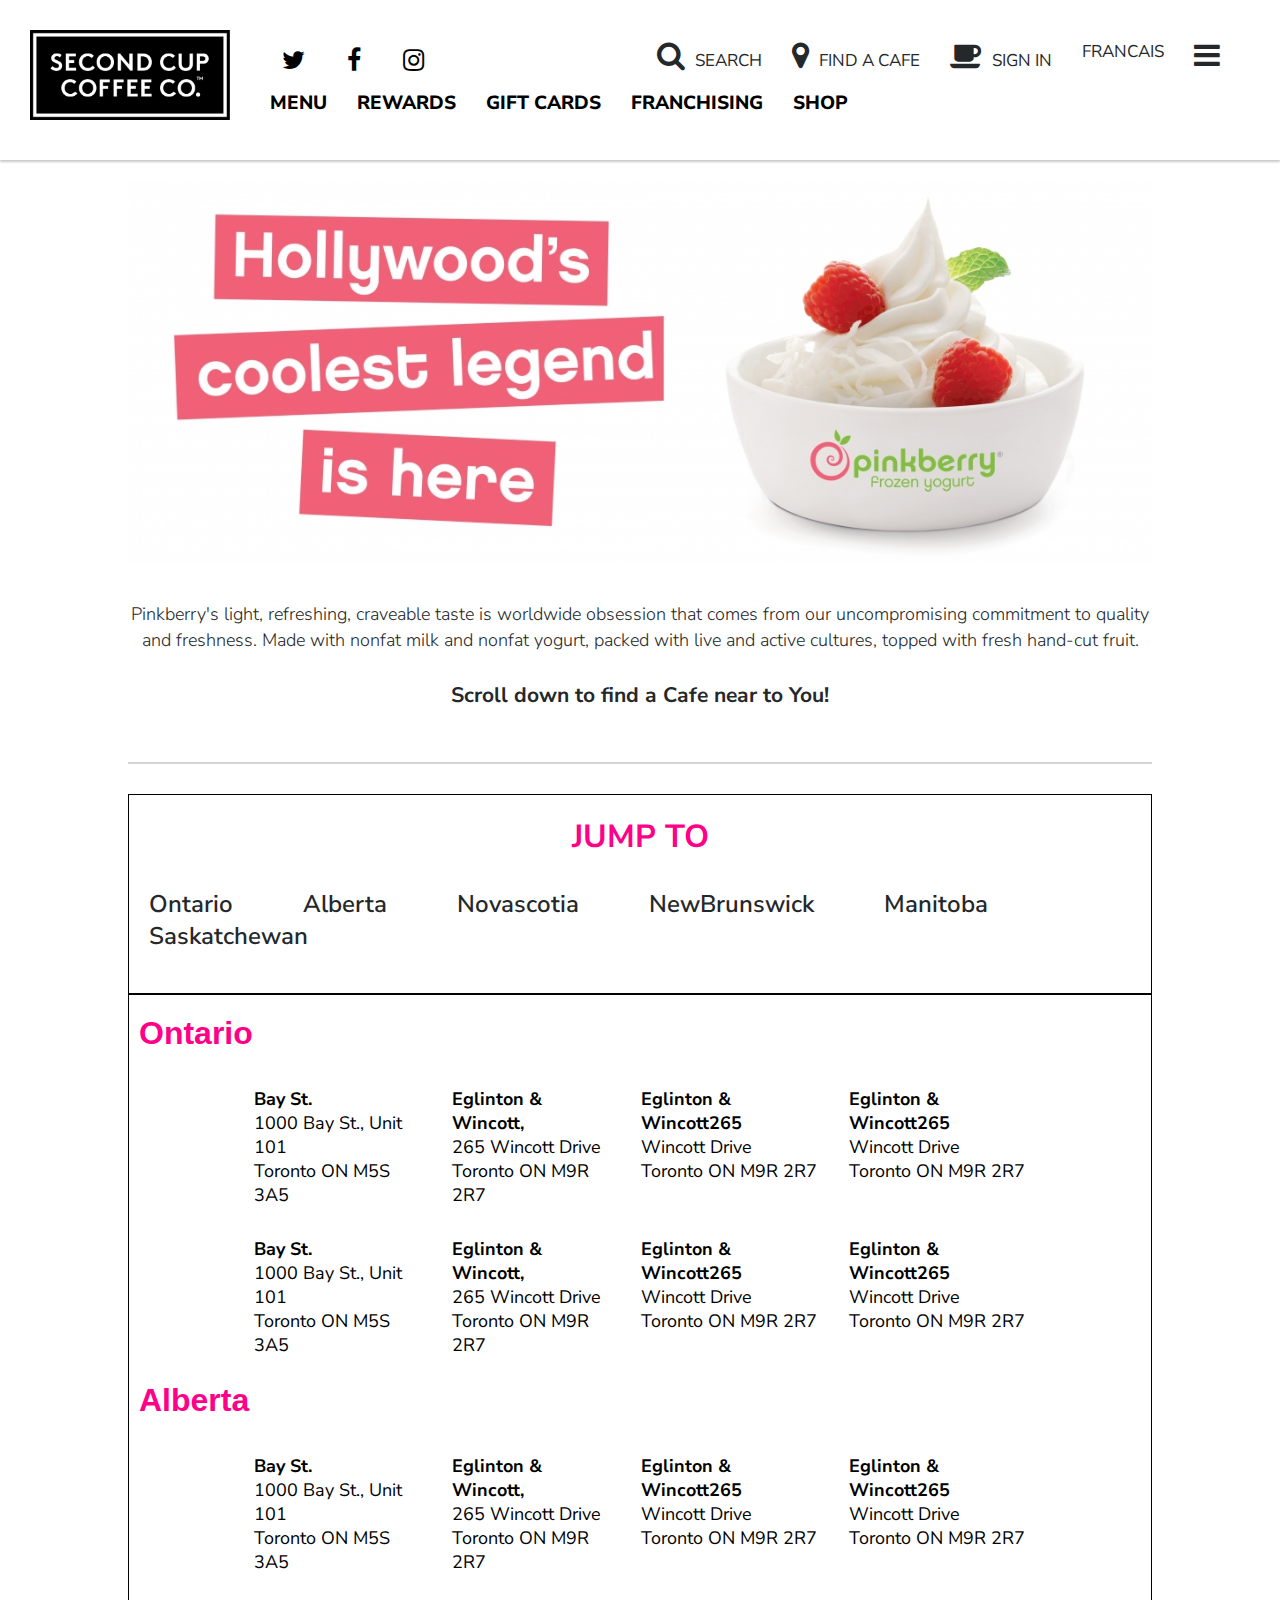
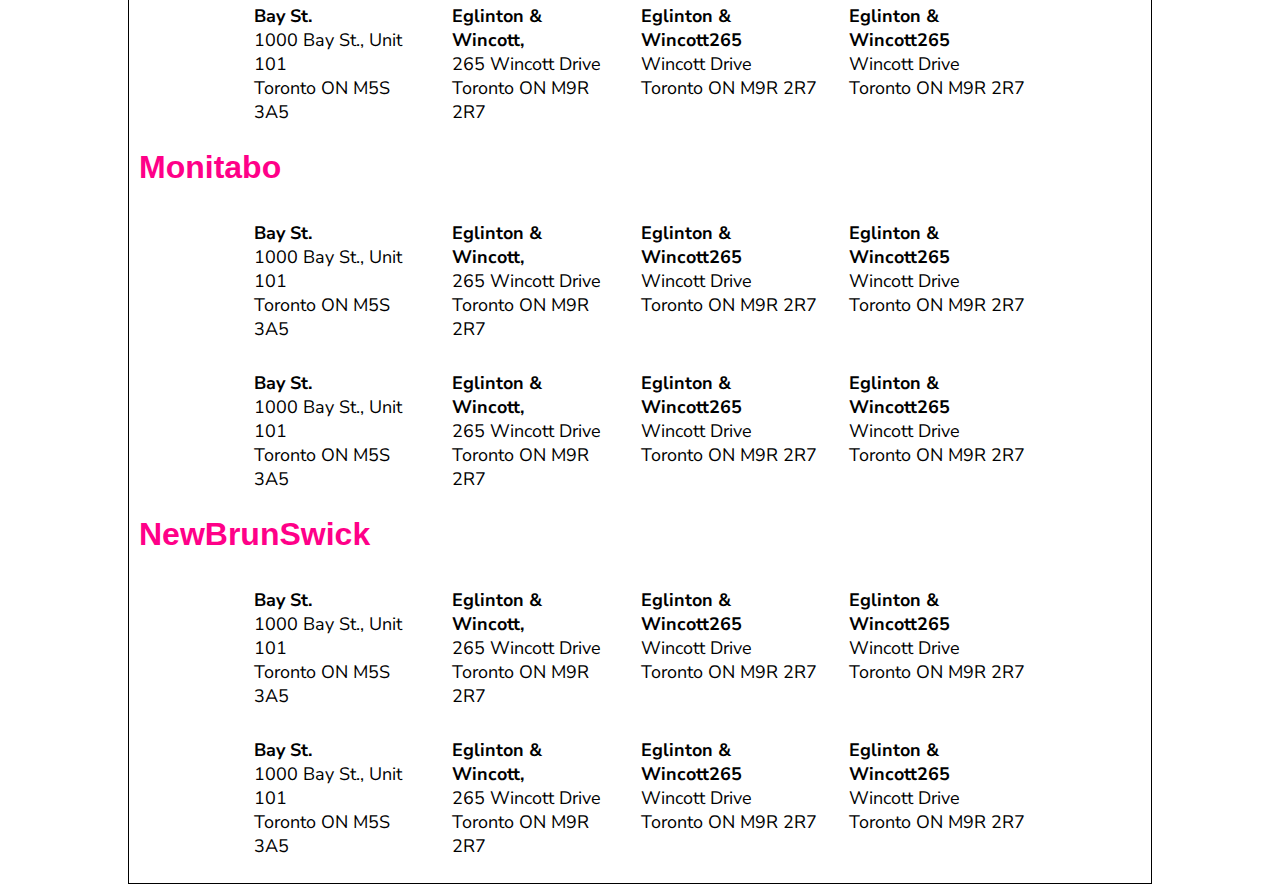
<file: pinkberry.html>
<!DOCTYPE html>
<html>
<head>
	<title>secondcup</title>
	<link rel="stylesheet" type="text/css" href="style.css">
	<link rel="stylesheet" type="text/css" href="style2.css">
	<meta name="viewport" content="width=device-width, initial-scale=1">
	<link rel="stylesheet" href="https://stackpath.bootstrapcdn.com/font-awesome/4.7.0/css/font-awesome.min.css">
	<link href="https://fonts.googleapis.com/css2?family=Nunito+Sans:wght@800&display=swap" rel="stylesheet">

	<link href="https://fonts.googleapis.com/css2?family=Nunito+Sans&display=swap" rel="stylesheet">
	
</head>
<body>
	<header>
	<div id="header-nav">
			<a href="index.html"><img src="images/logo.png"></a>
		</div>
			<div class="header-nav-sociallinks">
	          <ul class="sociallinks">
				<li><a href="https://twitter.com/secondcupcanada"><i class="fa fa-twitter"></i></a></li>
				<li><a href="https://www.facebook.com/SecondCup"><i class="fa fa-facebook"></i></a></li>
				<li><a href="https://www.instagram.com/secondcupcanada/"><i class="fa fa-instagram"></i></a></li>
			</ul>
		</div>
			<div class="header-nav-menu">
			<ul>
				<li><a href="menu.html">Menu</a></li>
				<li><a href="rewards.html"  >rewards</a></li>
				<li><a href="giftcard.html" >gift cards</a></li>
				<li><a href="franchising.html" >franchising</a></li>
                 <li><a href="shop.html" >shop</a></li>
			</ul>
			</div>
			<div class="header-nav-menu2">
			<ul>
				<li id="search"><i class="fa fa-search"></i>search</li>
				<li id="map"><i class="fa fa-map-marker"></i>find a cafe</li>
				<li><a href="rewards.html"><i class="fa fa-coffee"></i>sign in</a></li>
				<li id="fran">Francais</li>
				<li class="menuBtn"><i class="fa fa-bars" id="menu"></i>
	</li>
                 
			</ul>
			</div>

		
		
	</header>
	
<div class="pinkberrycontainer">
	<div class="pinkberrycontainer-disc">
	<img id="pinkb" src="images/pinkberry.jpg">
	<p >Pinkberry's light, refreshing, craveable taste is worldwide obsession that comes from our uncompromising commitment to quality and freshness. Made with nonfat milk and nonfat yogurt, packed with live and active cultures, topped with fresh hand-cut fruit. </p><br>
   <h3>Scroll down to find a Cafe near to You!</h3><br><br>
</div>
<div class="pinkberry-disc">
	<h1 style="margin:20px auto 30px auto;color: #ff0088;font-size: 2em ">JUMP TO</h1>
	<div class="states">
		<ul>
		<li><a href="">Ontario</a></li>
		<li><a href="">Alberta</a></li>
		<li><a href="">Novascotia</a></li>
		<li><a href="">NewBrunswick</a></li>
		<li><a href="">Manitoba</a></li>
		<li><a href="">Saskatchewan</a></li>
		</ul>
	</div>
</div>
<div class="pinksmall">
	<h1 style="color: #ff0088; font-size: 2em; font-family: 'Nunito ,Sans',sans-serif;">Ontario</h1>

	<div class="states">
	
	<p><span>Bay St.</span><br>1000 Bay St., Unit 101<br>Toronto ON M5S 3A5</p>
<p><span>Eglinton & Wincott,</span><br>265 Wincott Drive<br>Toronto ON M9R 2R7</p>
<p><span>Eglinton & Wincott265</span><br> Wincott Drive<br>Toronto ON M9R 2R7</p>
<p><span>Eglinton & Wincott265</span><br> Wincott Drive<br>Toronto ON M9R 2R7</p></div>
<div class="states">
<p><span>Bay St.</span><br>1000 Bay St., Unit 101<br>Toronto ON M5S 3A5</p>
<p><span>Eglinton & Wincott,</span><br>265 Wincott Drive<br>Toronto ON M9R 2R7</p>
<p><span>Eglinton & Wincott265</span><br> Wincott Drive<br>Toronto ON M9R 2R7</p>
<p><span>Eglinton & Wincott265</span><br> Wincott Drive<br>Toronto ON M9R 2R7</p></div>

<h1 style="color: #ff0088; font-size: 2em; font-family: 'Nunito ,Sans',sans-serif;">Alberta</h1>

	<div class="states">
	
	<p><span>Bay St.</span><br>1000 Bay St., Unit 101<br>Toronto ON M5S 3A5</p>
<p><span>Eglinton & Wincott,</span><br>265 Wincott Drive<br>Toronto ON M9R 2R7</p>
<p><span>Eglinton & Wincott265</span><br> Wincott Drive<br>Toronto ON M9R 2R7</p>
<p><span>Eglinton & Wincott265</span><br> Wincott Drive<br>Toronto ON M9R 2R7</p></div>
<div class="states">
<p><span>Bay St.</span><br>1000 Bay St., Unit 101<br>Toronto ON M5S 3A5</p>
<p><span>Eglinton & Wincott,</span><br>265 Wincott Drive<br>Toronto ON M9R 2R7</p>
<p><span>Eglinton & Wincott265</span><br> Wincott Drive<br>Toronto ON M9R 2R7</p>
<p><span>Eglinton & Wincott265</span><br> Wincott Drive<br>Toronto ON M9R 2R7</p></div>

<h1 style="color: #ff0088; font-size: 2em; font-family: 'Nunito ,Sans',sans-serif;">Monitabo</h1>

	<div class="states">
	
	<p><span>Bay St.</span><br>1000 Bay St., Unit 101<br>Toronto ON M5S 3A5</p>
<p><span>Eglinton & Wincott,</span><br>265 Wincott Drive<br>Toronto ON M9R 2R7</p>
<p><span>Eglinton & Wincott265</span><br> Wincott Drive<br>Toronto ON M9R 2R7</p>
<p><span>Eglinton & Wincott265</span><br> Wincott Drive<br>Toronto ON M9R 2R7</p></div>
<div class="states">
<p><span>Bay St.</span><br>1000 Bay St., Unit 101<br>Toronto ON M5S 3A5</p>
<p><span>Eglinton & Wincott,</span><br>265 Wincott Drive<br>Toronto ON M9R 2R7</p>
<p><span>Eglinton & Wincott265</span><br> Wincott Drive<br>Toronto ON M9R 2R7</p>
<p><span>Eglinton & Wincott265</span><br> Wincott Drive<br>Toronto ON M9R 2R7</p></div>

<h1 style="color: #ff0088; font-size: 2em; font-family: 'Nunito ,Sans',sans-serif;">NewBrunSwick</h1>

	<div class="states">
	
	<p><span>Bay St.</span><br>1000 Bay St., Unit 101<br>Toronto ON M5S 3A5</p>
<p><span>Eglinton & Wincott,</span><br>265 Wincott Drive<br>Toronto ON M9R 2R7</p>
<p><span>Eglinton & Wincott265</span><br> Wincott Drive<br>Toronto ON M9R 2R7</p>
<p><span>Eglinton & Wincott265</span><br> Wincott Drive<br>Toronto ON M9R 2R7</p></div>
<div class="states">
<p><span>Bay St.</span><br>1000 Bay St., Unit 101<br>Toronto ON M5S 3A5</p>
<p><span>Eglinton & Wincott,</span><br>265 Wincott Drive<br>Toronto ON M9R 2R7</p>
<p><span>Eglinton & Wincott265</span><br> Wincott Drive<br>Toronto ON M9R 2R7</p>
<p><span>Eglinton & Wincott265</span><br> Wincott Drive<br>Toronto ON M9R 2R7</p></div>




</div>
</div>
</body>
</html>
</file>
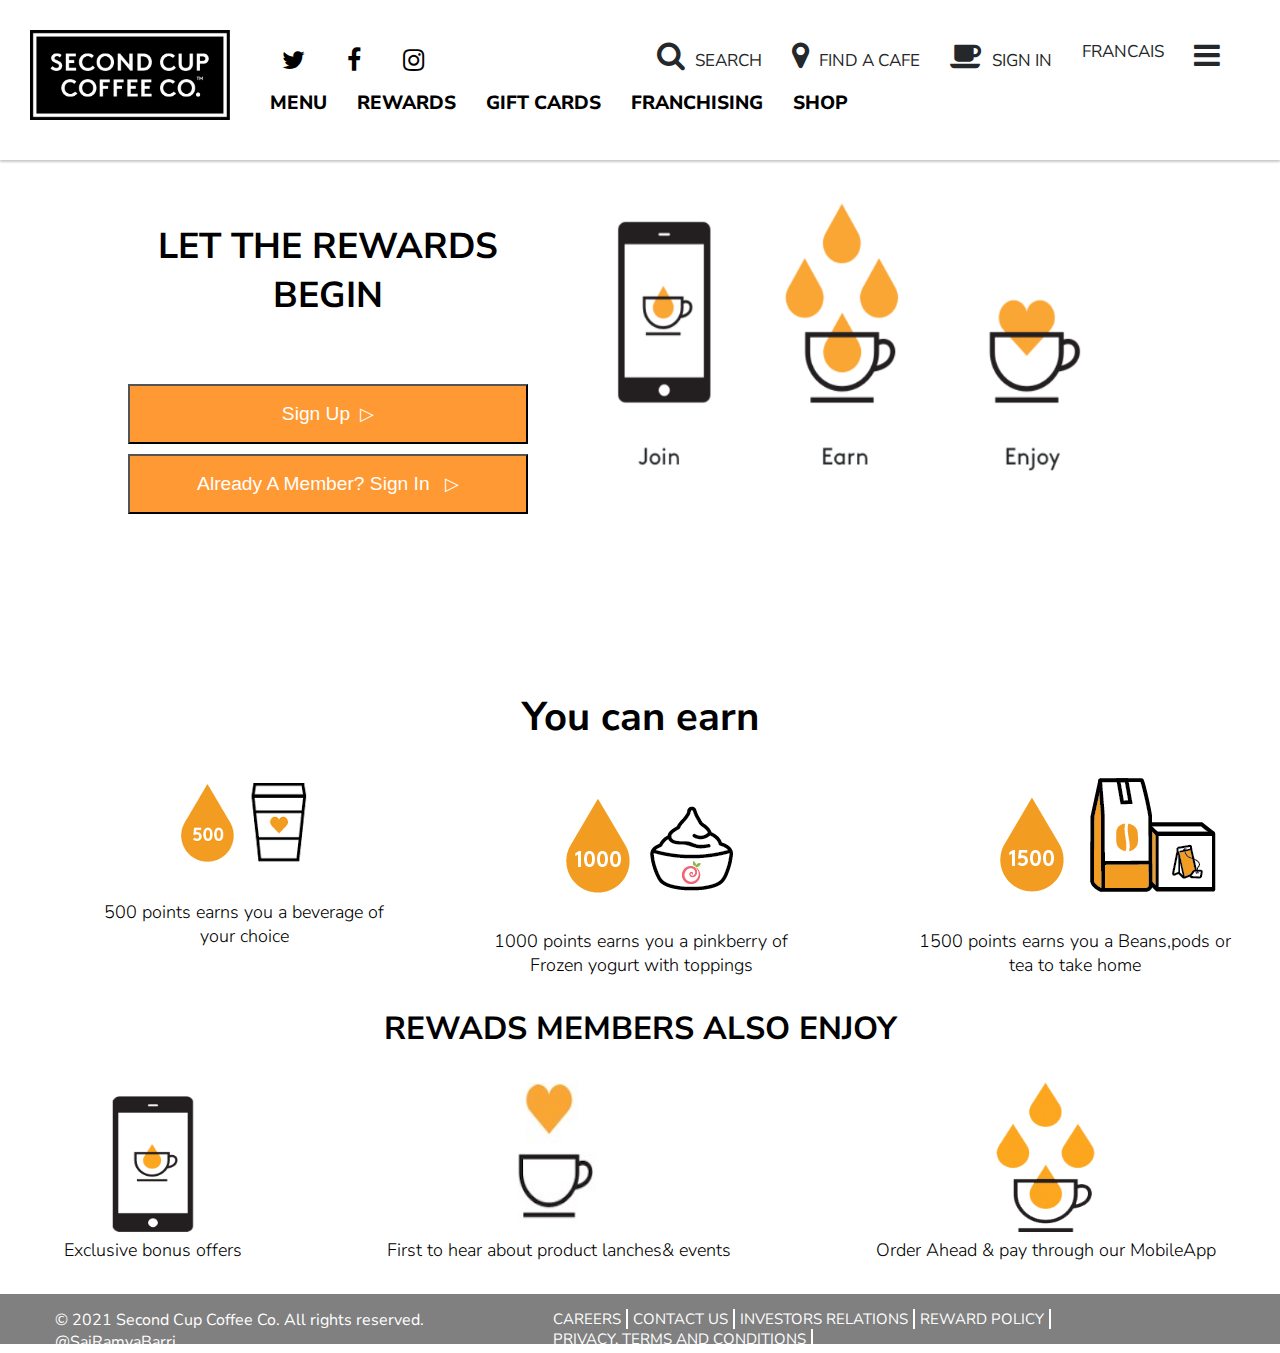
<file: rewards.html>
<!DOCTYPE html>
<html>
<head>
	<title>secondcup</title>
	<link rel="stylesheet" type="text/css" href="style.css">
	<meta name="viewport" content="width=device-width, initial-scale=1">
	<link rel="stylesheet" href="https://stackpath.bootstrapcdn.com/font-awesome/4.7.0/css/font-awesome.min.css">
	<link href="https://fonts.googleapis.com/css2?family=Nunito+Sans:wght@800&display=swap" rel="stylesheet">

	<link href="https://fonts.googleapis.com/css2?family=Nunito+Sans&display=swap" rel="stylesheet">
	
</head>
<body>
	<header>
		<div id="header-nav">
			<a href="index.html"><img src="images/logo.png"></a>
		</div>
			<div class="header-nav-sociallinks">
	          <ul class="sociallinks">
				<li><a href="https://twitter.com/secondcupcanada"><i class="fa fa-twitter"></i></a></li>
				<li><a href="https://www.facebook.com/SecondCup"><i class="fa fa-facebook"></i></a></li>
				<li><a href="https://www.instagram.com/secondcupcanada/"><i class="fa fa-instagram"></i></a></li>
			</ul>
		</div>
			<div class="header-nav-menu">
			<ul>
				<li><a href="menu.html">Menu</a></li>
				<li><a href="rewards.html">rewards</a></li>
				<li><a href="giftcard.html">gift cards</a></li>
				<li><a href="franchising.html">franchising</a></li>
                 <li><a href="shop.html">shop</a></li>
			</ul>
			</div>
			<div class="header-nav-menu2">
			<ul>
				<li id="search"><i class="fa fa-search"></i>search</li>
				<li id="map"><i class="fa fa-map-marker"></i>find a cafe</li>
				<li><a href="signin.html"><i class="fa fa-coffee"></i>sign in</a></li>
				<li id="fran">Francais</li>
				<li class="menuBtn"><i class="fa fa-bars" id="menu"></i>
	</li>
                 
			</ul>
			</div>
		</header>
		<div class="rewardscontainer row">
			<div class="col-2 rewardscontainer-disc" style="position: relative;">
				<div class="sign-in"><br>
				<h2>LET THE REWARDS<br>BEGIN</h2><br><br>
				<a href="signup.html"><button class="btn">sign up<span class="trianglecode" style="font-size: 18px; text-align: center; padding-left: 10px;">&#9655;</button></a><br>
				<a href="signin.html"><button class="btn">already a member? sign in <span class="trianglecode" style="font-size: 18px; text-align: center; padding-left: 10px;">&#9655;</button></a>
			</div>
			<div><img src="images/rewards2.png"></div>
			<div class="im" style="position: absolute; top:300px;left: 20%"></div>	
			</div>
		</div>
		<div><h1 style="text-align: center; font-size:2.5em">You can earn </h1></div>
		<div class=" rewardsmediumcontainer row">
			<div class=" rewardsmediumcontainer-disc ">
			
			<div><img src="images/rewards3.png">
			<p>500 points earns you a beverage of<br>your choice</p>
		</div>
		<div><img src="images/rewards5.png">
			<p>1000 points earns you a pinkberry of<br>Frozen yogurt with toppings</p>
		</div>
		<div><img src="images/rewards4.png">
			<p>1500 points earns you a Beans,pods or<br>tea to take home</p>
		</div>
</div>
</div>
<div><h1 style="text-align: center;font-family: inherit;text-transform: uppercase;padding-top: 20px; ">rewads members also enjoy</h1></div><br>
	<div class=" rewardsmediumcontainer row">
		<div class=" rewardsmediumcontainer-disc" style="text-align: center;">
			
			<div><img src="images/row6.png" style="width:100px;height: 150px;">
			<p>Exclusive bonus offers</p>
		</div>
		<div><img src="images/row67.jpg" style=" height: 150px;width: 100px">
			<p>First to hear about product lanches& events</p>
		</div>
		<div><img src="images/row62.png" style="height: 150px; width: 100px">
			<p>Order Ahead & pay through our MobileApp</p>
		</div>
</div>
</div><br>


<div class="footer" style="margin-bottom: 0">
	<ul class="copyright">
		<li>© 2021 Second Cup Coffee Co. All rights reserved.
</li>
    <li class="copyright">@SaiRamyaBarri</li>
</ul>
<ul class="footer-disc">
	<li>careers</li>
	<li>contact us</li>
	<li>investors relations</li>
	<li>reward policy</li>
	<li>privacy, terms and conditions</li>
</ul>
</div>
</file>
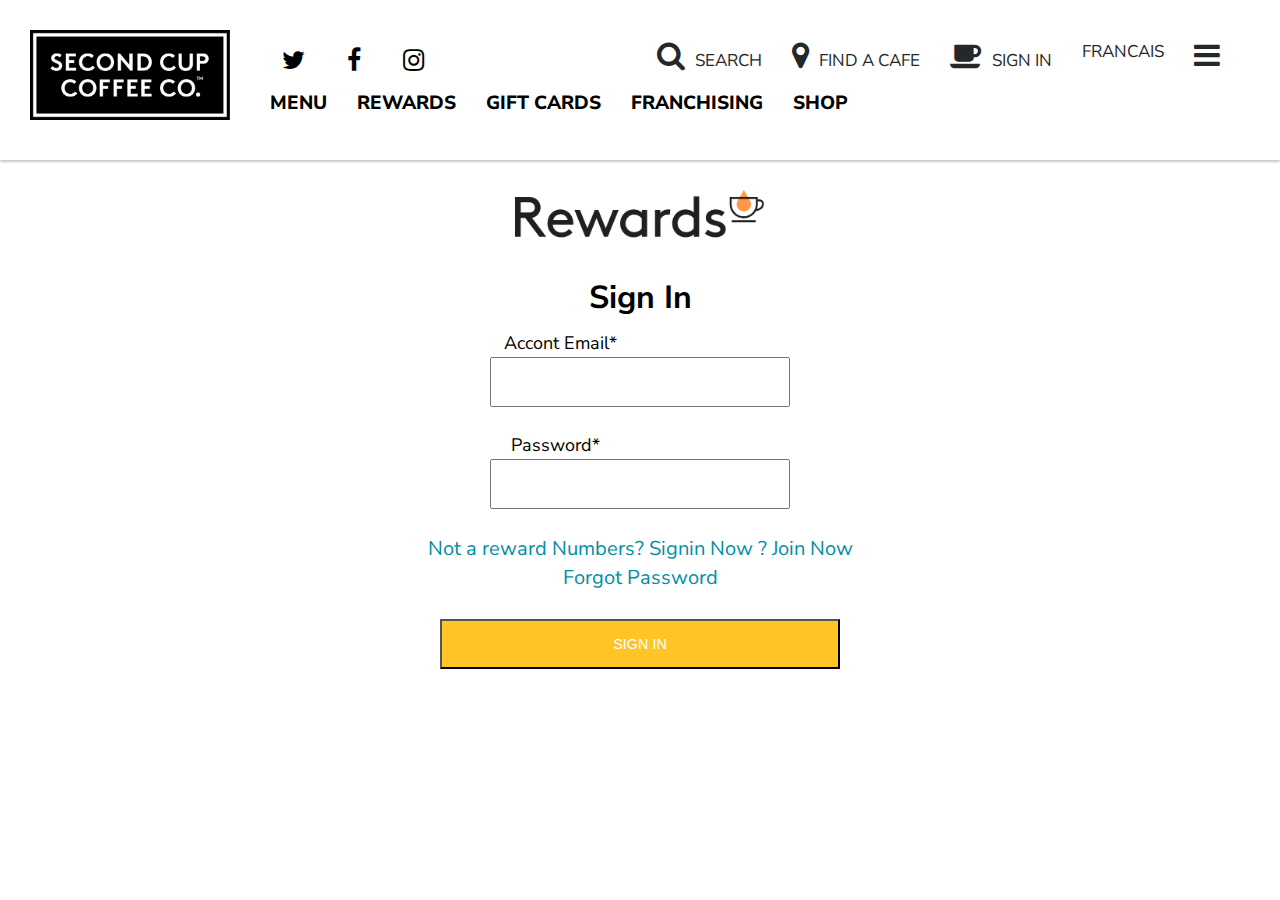
<file: signin.html>
<!DOCTYPE html>
<html>
<head>
	<title>secondcup</title>
	<link rel="stylesheet" type="text/css" href="style.css">
	<link rel="stylesheet" type="text/css" href="style2.css">
	<meta name="viewport" content="width=device-width, initial-scale=1">
	<link rel="stylesheet" href="https://stackpath.bootstrapcdn.com/font-awesome/4.7.0/css/font-awesome.min.css">
	<link href="https://fonts.googleapis.com/css2?family=Nunito+Sans:wght@800&display=swap" rel="stylesheet">

	<link href="https://fonts.googleapis.com/css2?family=Nunito+Sans&display=swap" rel="stylesheet">
	
</head>
<body>
	<header>
	<div id="header-nav">
			<a href="index.html"><img src="images/logo.png"></a>
		</div>
			<div class="header-nav-sociallinks">
	          <ul class="sociallinks">
				<li><a href="https://twitter.com/secondcupcanada"><i class="fa fa-twitter"></i></a></li>
				<li><a href="https://www.facebook.com/SecondCup"><i class="fa fa-facebook"></i></a></li>
				<li><a href="https://www.instagram.com/secondcupcanada/"><i class="fa fa-instagram"></i></a></li>
			</ul>
		</div>
			<div class="header-nav-menu">
			<ul>
				<li><a href="menu.html"style="color: black;text-decoration: none;">Menu</a></li>
				<li><a href="rewards.html" style="color: black;text-decoration: none;" >rewards</a></li>
				<li><a href="giftcard.html" style="color: black;text-decoration: none;">gift cards</a></li>
				<li><a href="franchising.html" style="color: black;text-decoration: none;">franchising</a></li>
                 <li><a href="shop.html" style="color: black;text-decoration: none;">shop</a></li>
			</ul>
			</div>
			<div class="header-nav-menu2">
			<ul>
				<li id="search"><i class="fa fa-search"></i>search</li>
				<li id="map"><a href="pinkberry.html"><i class="fa fa-map-marker"></i>find a cafe</a></li>
				<li><a href="signin.html"><i class="fa fa-coffee"></i>sign in</a></li>
				<li id="fran">Francais</li>
				<li class="menuBtn"><i class="fa fa-bars" id="menu"></i>
	</li>
                 
			</ul>
			</div>

		
		
	</header>
	<div class="signincontainer">
		<div class="signinlogo">
		<img src="images/rewards-logo.png"></div>
		<h1>Sign In</h1>
		<div class="signinform">
			<div><label for="AccountEmail" style="margin-left: -16%; margin-bottom: 10px;">Accont Email*</label><br>
			<input type="email" name="email" id="email"></div><br>
			<label for="password" name="password" style="margin-left: -17%; padding-top: 10px;">Password*</label><br>
			<input type="password" name="password" id="password"><br><br>
			<div class="signin-disc">
			<a href="signup.html">Not a reward Numbers? Signin Now ? Join Now</a><br>
			<a href="#">Forgot Password</a><br><br></div>
			<button class="btn">Sign In <span></span></button>
		
	</div>

	
</div>
</file>
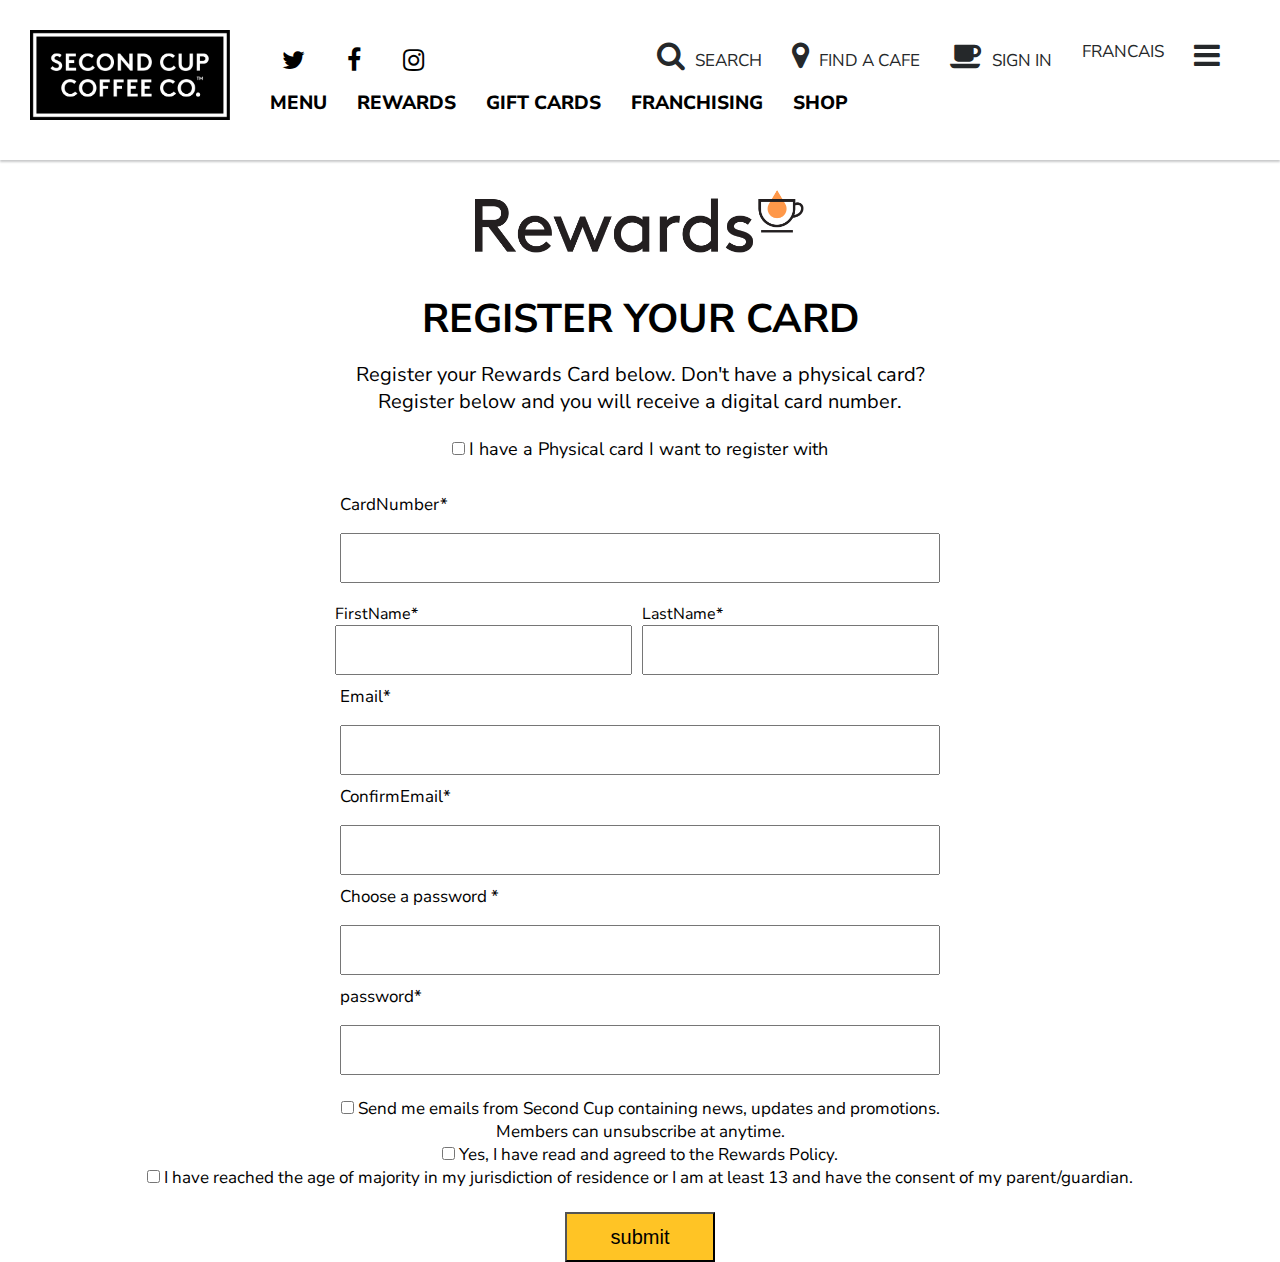
<file: signup.html>
<!DOCTYPE html>
<html>
<head>
	<title>secondcup</title>
	<link rel="stylesheet" type="text/css" href="style.css">
	<link rel="stylesheet" type="text/css" href="style2.css">
	<meta name="viewport" content="width=device-width, initial-scale=1">
	<link rel="stylesheet" href="https://stackpath.bootstrapcdn.com/font-awesome/4.7.0/css/font-awesome.min.css">
	<link href="https://fonts.googleapis.com/css2?family=Nunito+Sans:wght@800&display=swap" rel="stylesheet">

	<link href="https://fonts.googleapis.com/css2?family=Nunito+Sans&display=swap" rel="stylesheet">
	
</head>
<body>
	<header>
	<div id="header-nav">
			<a href="index.html"><img src="images/logo.png"></a>
		</div>
			<div class="header-nav-sociallinks">
	          <ul class="sociallinks">
				<li><a href="https://twitter.com/secondcupcanada"><i class="fa fa-twitter"></i></a></li>
				<li><a href="https://www.facebook.com/SecondCup"><i class="fa fa-facebook"></i></a></li>
				<li><a href="https://www.instagram.com/secondcupcanada/"><i class="fa fa-instagram"></i></a></li>
			</ul>
		</div>
			<div class="header-nav-menu">
			<ul>
				<li><a href="menu.html"style="color: black;text-decoration: none;">Menu</a></li>
				<li><a href="rewards.html" style="color: black;text-decoration: none;" >rewards</a></li>
				<li><a href="giftcard.html" style="color: black;text-decoration: none;">gift cards</a></li>
				<li><a href="franchising.html" style="color: black;text-decoration: none;">franchising</a></li>
                 <li><a href="shop.html" style="color: black;text-decoration: none;">shop</a></li>
			</ul>
			</div>
			<div class="header-nav-menu2">
			<ul>
				<li id="search"><i class="fa fa-search"></i>search</li>
				<a href="pinkberry.html"><li id="map"><i class="fa fa-map-marker"></i>find a cafe</a></li>
				<li><a href="signin.html"><i class="fa fa-coffee"></i>sign in</a></li>
				<li id="fran">Francais</li>
				<li class="menuBtn"><i class="fa fa-bars" id="menu"></i>
	</li>
                 
			</ul>
			</div>

		
		
	</header>
	<body>
	<div class="signupcontainer">
		<div class="signuplogo">
			<img src="images/rewards-logo.png">
		
		<h1>REGISTER YOUR CARD</h1>
		<P>Register your Rewards Card below. Don't have a physical card?<br>
Register below and you will receive a digital card number.</P><br>
      <input type="checkbox" name="register" style="font-size: .0875rem;">
      <label for="register" style="font-size: 18px; font-weight: thin;">I have a Physical card I want to register with</label></div></div><br>
		
			<div><label for="number" name="card"  id="cardnumber" style="padding-top:10px">CardNumber*</label>
				<input type="number" name="card" id="cardnumber">
			</div>
			<div  class="signupmail signuplogo">
			<div>
			<label for="fname" style=" margin-bottom: 10px;">FirstName*</label><br>
			<input type="text" name="email" id="fname"></div>
			<div>
			<label for="lname" name="lname" style=" padding-top: 10px;">LastName*</label><br>
			<input type="text" name="lname" id="lname"></div>
		</div>
		     <div><label for="email" name="email" style=" padding-top: 10px;" id="confirmemail">Email*</label>
				<input type="email" name="email" id="email">
			</div>
			
			<div><label for="email" name="email" style=" padding-top: 10px;" id="confirmemail">ConfirmEmail*</label>
				<input type="email" name="email" id="confirmemail">
			</div>
			<div><label for="password" name="password" style=" padding-top: 10px;" id="password2">Choose a password *</label>
				<input type="password" name="password2" id="password2">
			</div>
			<div><label for="password" name="password" style=" padding-top: 10px;" id="password3">password*</label>
				<input type="password" name="password" id="password3"></div><br>
			<div style="text-align: center; font-size: 17px;">
			<input type="checkbox" name="news">
			<label for="news">Send me emails from Second Cup containing news, updates and promotions.<br> Members can unsubscribe at anytime.</label><br>
			<input type="checkbox" name="news">
			<label for="news">Yes, I have read and agreed to the Rewards Policy.</label><br>
			<input type="checkbox" name="news">
			<label for="news"> I have reached the age of majority in my jurisdiction of residence or I am at least 13 and have the consent of my parent/guardian.</label><br><br>
			<input type="submit" value="submit" style="background: #ffc425; width: 150px ; height: 50px; font-size: 20px; margin: auto;"> 
       </div>


       
       
			
			

		
	    
	   

	


</body>
</html>
</file>
<file: style.css>
*{
	box-sizing: border-box;
	margin: 0;
	padding: 0;
}
body{
	margin-right: auto;
	margin-left: auto;
	width: 100%;
	font-family: 'Nunito Sans',sans-serif; 
}
.container{
	margin-right: auto;
	margin-left: auto;
	width: 100%; 
}

#header-nav {
	width: 100%;
	height: 160px;
	box-shadow:0 2px 2px 0 rgb(37 40 42 / 25%); 
	margin-bottom: 0; 
	position: relative;

}
#header-nav img{
	width: 200px;
	height: 90px;
	margin: 30px 0px 40px 30px;

}
.header-nav-sociallinks{
	
	position: absolute;
	top:40px;
	left: 270px;
}
.header-nav-sociallinks li {
	float:left;
	list-style: none;
	padding-right: 18px;

}
.header-nav-sociallinks li .fa{
	font-size: 25px;
	color: black;
}
.header-nav-sociallinks li .fa:hover{
	color: gray;
	cursor: pointer;
}
.header-nav-menu{
	position: absolute;
	top: 90px;
	left: 270px;
}
.header-nav-menu li{
	float: left;
	list-style: none;
	padding-right: 30px;
    text-transform: uppercase;
    font-weight: 800;
    font-size: 19px;
    color: #25282a;
    font-family:  'Nunito Sans', sans-serif;
    padding-bottom: 42px;

}
.header-nav-menu li a {
	color: black;
	text-decoration: none;
	
}
.header-nav-menu li a:hover{
	color: gray;
}
.header-nav-menu li:hover {
      color: gray;
      border-bottom:  3px solid orange;
}
.header-nav-menu2{
	position: absolute;
	top:40px;
	right:20px; 

}
.header-nav-menu2 li{
	color: gray;
	float: left;
	list-style: none;
	padding-right: 30px;
    text-transform: uppercase;
    font-weight: 400;
    font-size: 17px;
    color: #25282a;
    font-family:  'Nunito Sans', sans-serif;
    
}.header-nav-menu2 li:hover{
	color: gray;
	cursor: pointer;
}
.header-nav-menu2 li a{
	text-decoration: none;
	color: #25282a;
}
.header-nav-menu2 li a:hover{
	color: gray;
}

.header-nav-menu2 .fa{
	font-size: 30px;
	padding-right: 10px;
	font-weight: normal;
	color: #25282a;

}
@media(max-width: 1250px){
	#fran{
	display: none;}
	.row .mediumcontainer-disc  h3{
      font-size: 2em;
      text-align: center;
	}
	.row .calories-disc h3{
		font-size: 2em;
}


}
@media only screen and (max-width: 1030px){
	.header-nav-menu2 li{
	font-size: 15px;
	padding-right: 25px;
}
.header-nav-menu2 li a{
	text-decoration: none;
	color: #25282a;
}
.header-nav-menu2 li .fa{
	font-size: 15px;
}
.row .row1-disc{
	width: 97%;
	margin: 100px auto 0 auto;
}

 .row3 .row3-discmain img{
	width: 97%;
	margin: 0 auto auto;
}
.row4 .row4-disc img{
	width: 95%;
	margin: 0 auto 0 auto;
}
.row5 .row5-disc  img{
		width: 95%;
		margin: 0 auto 0 auto;
		
	}
	.row .calories-disc h3{
	font-size: 30px;
	padding-top: 0px;
	margin-top:0px; 
	text-align: center;
}
.row .mediumcontainer-disc li{
  font-size: 15px;


}
.row .mediumcontainer-disc .col-2 img{
	width:500px;
	
}
.row .rewardscontainer-disc{
	width: 90%;
}
.row .rewardscontainer-disc img{
	width:500px; 
}
 .row .rewardsmediumcontainer  p{
  font-size: 16px;
 }

.row .rewardsmediumcontainer-disc img{
	width: 150px;
	margin: 0 auto;
}
	

}




@media only screen and (max-width: 850px){
.header-nav-menu2 li{
	font-size: 12px;
	padding-right: 10px;
}
.header-nav-menu2 .fa{
	padding-right: 3px;
	font-size: 10px;
	left:230px;
}
.smalldevice{
	display: none;
}

	

.header-nav-sociallinks li .fa {
	font-size: 15px;

}
#header-nav img{
	width: 150px;
	height: 50px;
	padding-left: 20px;
}
#header-nav {
	height: 100px;
}
.header-nav-menu li{
	font-size: 15px;
	padding-right: 15px;
	padding-bottom: 8px;

}
.header-nav-menu{
	position: absolute;
	top: 70px;
	left: 200px;
}
.header-nav-sociallinks{
	left:200px;
}
#search{
	display: none;
}
.slides{
	width: 100%;
}

.row .col-2 img{
	width: 100%;
	
	background: url(images/row43.jpg) no-repeat;

}
.row3-disc img{
	width: 270px;
	overflow: hidden;
}

.row .col-2 {
	display: block;
	
	margin-top:70px;
	height: 650px;
	font-size: 1em;
	}
	
	.row3-disc .btn {
		width: 100%;
	}
	.row3-discmain .btn{
		padding-right: 3px;
		width: 300px;
	}
	.row4-disc{
		display: block;
	}
	.row6-title h1{
    	font-size: 17px;
    }
    .row6-disc .btn{
    	width: 300px;
    }
    .row3-disc {
    	padding-left: 0px;
    	padding-top: 0px;
    }
    .row3 .btn{
    	width: 300px;
    	margin-top: -20px;
    } 
   .row6 .row6-disc {
    	display: block;
    }
    .row4 .btn{
    	width: 300px;
    }
    .row7 .col-2 {
    	display: block;
    	font-size: 16px;
    	text-align: center;
    }
    .row7 img{
    	width: 150px;
    	height: 150px;
    }
    .row7 .btn2{
         width: 100px;
         height: 50px;
    }
    
	.registeronline{
		margin-top:115px; 
	}
	.row5 .row5-disc  img{
		width: 100%;
		
	}
	.row5{
		
		font-size: 17px;
		padding-top:0px;}
		
		.row5 .row5-disc{
		display: block;
		padding-top: 0px;

	}
	.row5 .btn{
		width: 300px;
	}
	.row5 h2{
		font-size: 20px;
	}
	
	
.btnclass.firstrowbtn{
	width: 100px;
}
.row1-disc .btn{
	width: 250px;
}
.row1-disc img{
	width: 100%;
}
.maincontainer-disc li{
		display: none;

	}
	.maincontainer-disc img {
		display: none;
	}
	.main-container {
		width: 100%;
		background: url(images/main11.png) no-repeat;
		
		height: 250px;
		background-size: cover;
		background-position: center; 
	}
	
.row .mediumcontainer-disc{
	width: 100%;
	padding-top: 0px;
}
.row .mediumcontainer-disc img{
	width: 250px;
	height: 250px;
	
}
.row .calories-disc h3{
	font-size: 30px;
	padding-top: 0px;
	margin-top:0px; 
}
.row .mediumcontainer-disc li{
  font-size: 15px;
  width: 70px;

}
.mediumcontainer{
	width: 100%;
}
.row.smallcontainer ul{
 display: block;
 float: left;
}
.rewardsmediumcontainer{
	display: block;
	width: 100%;
}
 .row .rewardsmediumcontainer-disc{
	display: block;
}
.row .franrow2 img{
	width: auto;
}
.row .shoplinks .sociallinks .fa{
	display: none;
}

.shoplinks{
	position: relative;
}
 
.shopmenuitems{
	display: none;
}
.shoplinks #header-nav img{
	position:absolute;
	left:-20%;
	top:-13px; 
}
.row .shoprow1 .shoprow1-disc{
   left: 11%
   }
.shopmain .sociallinks a:last-child{
	display: block;
	margin-left: -240px;
}

.row .shopvideo {
	display: block;
	height:  700px;
	text-align: center;
}
.row .shopvideo .shopvideo-disc{
	margin-top: 10px;
}
}
@media only screen and (max-width: 600px){
    .header-nav-menu {
    	left:20px;
    	top:80px;
    
    	}
    	.header-nav-menu li{
    	font-size: 11px;
    	padding-bottom: 3px;
    	text-align: center;

    }
    
    .col-2 img{
    	width: 270px;
    }	
    .row6-title h1{
    	font-size: 17px;
    }
    	

    
    #header-nav img{
    	width: 120px;
    	height: 40px;
    	margin-top:  20px;
    	margin-left: -10px;
    }
    .header-nav-sociallinks{
    	display: flex;
    }
    .header-nav-menu2 li{
    	top:20px;
    }
    #fran{
    	display: none;
    }
    .slides{
    	width: 100%;
    }
   .slide img{
   	margin-right: 10px;
   	margin-left: 10px;
   }
   .col-2 {

   	display: block;
   margin-top:70px;
	height: 650px;
	font-size: 1em;
	}
	.row.col-2 img{
		width: 340px;
	}
	
	.maincontainer-disc li{
		display: none;

	}
	.maincontainer-disc img {
		display: none;
	}
	.main-container {
		width: 100%;
		background: url(images/main11.png) no-repeat;
		margin: 0px;
		height: 150px;
		background-size: cover;
		background-position: center;
		padding-top: 0; 
	}

.row .mediumcontainer-disc{
	display: block;
	padding-top: 0px;
	width: 100%;
}
	.row .calories-disc li{
		width: 50px;
	}
	.row.mediumcontainer{
		width: 100%;
	}
	.row  .mediumcontainer .prev1,.next1 {
		top:30%;
		padding-left: 10px;
	}
.row .rewardscontainer-disc img{
	display: none;}
	.row .rewardscontainer-disc .im{
	background: url(images/row6.png)no-repeat;
	width: 270px;
	height: 250px;
	height: auto;
	padding-bottom:200px;
}
.row .rewardscontainer-disc .btn{
	width: 300px;
}
 .row .rewardsmediumcontainer-disc h1{
	font-size: 18px;
	text-align: center;
	text-transform: capitalize;
}
div .francontainer{
      display: block;
}

.row .franrow2 img{
	width: 300px;
	height: 200px;
}
.row .franrow2 .btn{
	width: 300px;
}
.shoplinks #header-nav img{
	position:absolute;
	left:-70%;
	top:-13px; 
}
.row .shoprow1-disc h1,h4{
   font-size: 20px;}
   .row .shoprow1 .shoprow1-disc{
   
   left: 12%;

}
.header-nav-sociallinks{
	display: none;
}
.shopmain .sociallinks a:last-child{
	display: block;
	margin-left: -370px;
}
 .row .shopvideo #myVideo {
  width: 260px;
  margin-left: 0;
}
.row .shopvideo-disc img{
  width: 200px;
}
.row .shopfooter ul {
	display: none;
}
}/*************************600px media***********/


.slider {
	background-size: cover;
	height: 500px;
	border-radius: 10px;
    overflow: hidden;
}
.slides {
	width: 500%;
	height: 500px;
	display: flex;
}
.slides input {
	display: none;
	

}
.slide {
	width: 20%;
	transition: 2s;
	align-items: center;
}
.slide img {
	width:100%;
	height: 500px;
	margin-left: auto;
	margin-right: auto;
	align-items: center;
}
/* manual navigation*/
.navigation-manual {
   margin-top: 30px;
   position: absolute;
	display: flex;
	width: 800px;
	justify-content: center;
	margin-right: auto;
	margin-left:auto;
	width: 100%; 
	
}
.manual-btn {
	border: 2px solid black; /*#40D3Dc*/
	padding: 7px;
	border-radius: 10px;
	cursor: pointer;
	transition: 1s;


}
.manual-btn:not(:last-child) {
	margin-right: 40px;
}
.manual-btn:hover {
	background-color: #40D3Dc;

}
#radio1:checked ~ .first{
	margin-left: 0;
}
#radio2:checked ~ .first{
	margin-left: -20%;
}
#radio3:checked ~ .first{
	margin-left: -40%;
}

#radio4:checked ~ .first{
	margin-left: -60%;
}
.navigation-auto {
	position: absolute;
	display: flex;
	width: 800px;
	justify-content: center;
	margin-top: 460px;
}
.navigation-auto div {
 /*border: 2px solid white;
 padding: 5px;
 border-radius: 10px;*/
 
 
 transition: 1s;

}
.navigation-auto div:not(:last-child){
	margin-right: 40px;
}
#radio1:checked ~ .navigation-auto .auto-btn {
	background-color: #40D3Dc;
}
#radio2:checked ~ .navigation-auto .auto-btn {
	background-color: #40D3Dc;
	}
#radio3:checked ~ .navigation-auto .auto-btn {
	background-color: #40D3Dc;
}
#radio4:checked ~ .navigation-auto .auto-btn {
	background-color: #40D3Dc;
		}

		.prev, .next {
  cursor: pointer;
  position: absolute;
  top: 50%;
  width: auto;
  padding: 16px;
  margin-top: -22px;
  color: black;
  font-weight: bold;
  font-size: 35px;
  transition: 0.6s ease;
  border-radius: 0 3px 3px 0;
  user-select: none;
}

/* Position the "next button" to the right */
.next {
  right: 0;
  border-radius: 3px 0 0 3px;
}

/* On hover, add a black background color with a little bit see-through */
.prev:hover, .next:hover {
  background-color: rgba(0,0,0,0.8);
}

.row{
	width: 100%;
}
.col-2 {
	display: flex;
	flex:50%;
	margin-top:170px;
	justify-content: space-between;
	width:80%;
	margin-left:auto;
	margin-right: auto;
	height: 500px;
	font-size: 1.5em;
	text-align: center;
	vertical-align: center;
	font-family: 'Nunito Sans', sans-serif;
    margin-bottom:0px;
    

	
}
.col-2 img{
	height: 300px;
	width: 550px;
}
.btnclass{
	margin-top: 50px;
}



.btn{
	width:400px;
	height: 50px;
	margin-top: 0px;
	margin-bottom: 10px;
	background-color: #ffc425;
	color: #fff;
	font-size: 0.8em;
	text-transform: uppercase;
	cursor: pointer;
}
.row3-disc{
	margin: 0px auto 0px auto;
	width: 80%;
	justify-content: space-between;
	padding-top: 100px; 
	
}

.row3-disc .btn{
	  background-color: #DB6015; 
	  
}
.row4 .col-2{
	padding-top: 80px;
	height: 400px;
}
.row4 .btn {
	background-color: #F16178;
}

.row5 .row5-disc{
	padding-top: 100px;
}
.row5 .btn{
   background-color: gray;
}
.row6{
	margin-top:90px;
	border-bottom: 2px solid lightgray; 
	
}
.row6-disc {
	text-align: center;
	font-family: 'Nunito Sans',sans-serif;
	font-size: 1.5em;}
	.row6-title{
	padding: 30px 10px;
}
.col-3 {

	flex-basis: 30%;
	min-width: 250px;
   width: 80%;
   margin: 0 auto 30px auto;
	margin-bottom: 30px;
	text-align: center;

}
.row6-disc img{
    
    padding: 20px; 
   justify-content: space-between;
   margin-right: 50px;
   
   margin: 30px 50px 30px 0 ;
   
}
.row6-disc .btn{
	width: 1000px
	margin-bottom: 60px;

}
.row7 {
	margin: 50px auto 0px auto;
	display: flex;
	width: 60%;

}
.row7  img{
	width: 150px;
	height: 150px;
}
.row7 .col-2{
	margin-top:0px;
}
.row7 .btn2 {
	width: 180px;
	height: 80px;
	border: none;
	outline: none;
	cursor: pointer;
	border-radius: 10px;
	margin-bottom: 0px;
	
    text-align: center;
	background-position: center;
	font-size: 12px;
	padding-left: 100px;
}
.btn2 .google {
	background:url(images/google1.png); 
	background-position: center;

}
.btn2 .appstore{
	background:url(images/appstore1.png);
	background-position: center; 
}
.footer {
	justify-content: space-between;
	height:50px;
	display: flex;
	flex-grow: 1;
	padding: 15px;
	background-color: gray;
	color: white;
	font-weight: 400;
	font-family: 'Nunito Sans',sans-serif;
	
}
.copyright li {
	float:left;
padding-left: 40px;
}
.copyright li:not(:first-child){
	padding-left: 40px;
}
.footer li{
	list-style: none;
	
}
 .footer-disc li{
	float:left;
	font-size: 15px;
	padding-right: 5px;
	padding-left: 5px;
	border-right: 2px solid #fff;
	list-style: none;
	
	text-transform: uppercase;

}
/*------------menu.html-----*/
.main-container{
width: 80%;
margin: 0 auto 0 auto;
}
.maincontainer-disc li {
	list-style: none;
	padding-bottom: 15px;
  text-decoration: none;

}
.row .maincontainer-disc li a{
	text-decoration: none;
	color: inherit;

}
.maincontainer-disc {
	display: flex;
	width: 100%;
	padding-top: 20px;
	margin: 20px 0px 0 20px;
	justify-content: space-between;
	font-size: 2em;
	color: gray;
	font-family: inherit;
	font-weight: 400;
}
.maincontainer-disc img{
	width: 94%;
	padding-left:40px; 

}
/*************************dropdownbeverages****************/
.dropdownbev {
  position: relative;
  display: inline-block;
}
.dropdown-contentbev {
  display: none;
  position: absolute;
  background-color: #f1f1f1;
  min-width: 160px;
  box-shadow: 0px 8px 16px 0px rgba(0,0,0,0.2);
  z-index: 1;
}
.dropdown-contentbev a {
  color: black;
  padding: 12px 16px;
  text-decoration: none;
  display: block;
}
.dropdownbev:hover .dropdown-contentbev {display: block;}

/******************************dropdownend*******************/
.mediumcontainer{
	width: 60%;
	/*margin-top: 30px;*/
	margin: 0 auto 0 auto;
	position: relative;
	display: flex;
	
}
.mediumcontainer-disc{
	font-family: 'Nunito Sans',sans-serif;
	width: 60%;
	display: flex;
	overflow-x: hidden;
	margin: 0 auto 0 auto;
   padding-top: 100px;
   
   

}

.prev1, .next1 {
  cursor: pointer;
  position: absolute;
  top: 50%;
  width: auto;
  padding: 16px;
  margin-top: -22px;
  color: black;
  font-weight: bold;
  font-size: 35px;
  transition: 0.6s ease;
  border-radius: 0 3px 3px 0;
  user-select: none;
}

/* Position the "next button" to the right */
.next1 {
  right: 0;
  border-radius: 3px 0 0 3px;
}

/* On hover, add a black background color with a little bit see-through */
.prev1:hover, .next1:hover {
  background-color: rgba(0,0,0,0.8);
}



.row .calories-disc h3{
   margin-top:50px; 
   font-size: 3em;

}
.mediumcontainer li{
	list-style: none;
	float: left;
	font-size: 1.3em;
	font-family: inherit;
	text-align: left;
	border: 1px solid black;
	padding: 10px 15px;
	margin:5px ;
	
}
.mediumcontainer img{
	width: 350px;
	height: 350px;
}
.smallcontainer{
	width: 90%;
	margin: 0 auto 0 auto;
	
} 
 .smallcontainer ul{
	display: flex;
	list-style: none;
	float: right;
	width: 90%;
	font-size: 15px;
	font-family: inherit;
	justify-content: space-between;
	font-weight: bold;
}
.smallcontainer-disc img{
	width: 150px;
    height: 130px;
    

} .rewardscontainer .col-2 {
	margin-top:30px;
}
.rewardscontainer-disc .btn{
	height: 60px;
	background-color:#ff9933;
	text-transform: capitalize;

}
.rewardsmediumcontainer-disc{
	display: flex;
	margin: 10px auto;
	width: 90%;
	justify-content: space-between;
	text-align: center;
	font-family: 'Nunito Sans',sans-serif;
	font-size: 18px;
	font-weight: 300;
}

.row .rewardscontainer-disc img{
	width: 600px;
}

.rewardscontainer{
	width: 100%;
	margin: 0 auto;
	text-align: center;
}
/*********************franchising***********************/
.francontainer{
	width: 100%;
	margin: 10px auto;
	text-align: center;
	font-family: 'Nunito,Sans',sans-serif;
	color: #25282a;
	height: :600px;

}
.francontainer img{
	width: 80%;
	margin: 0 auto;
}
.francontainer p{
	width: 80%;
	font-size: 1.5rem;
	margin: 0 auto;
	line-height: 1.33333em;
	font-weight: 400;
}
.franrow2{
	width: 100%;
	background: rgba(0,0,0,0.8);
	color: white;
	margin: 0 auto;
	padding-top: 80px;
	line-height: inherit;
	text-align: center;
}
.franrow2 .btn{
	background-color: white;
	color: black; 
	height: 60px;

}
.franrow2 img{
	padding-left: 40px;
	width: 462px;
	height: 311px;
}
.franrow3 .btn{
	background: #000;
	color: white;
	text-transform: capitalize;
}
/**********************shop.html********************/
.shoplinks .sociallinks li{
 float: left;
 list-style: none;


}
.shopmain .sociallinks{
	margin-left: 100px; 
}
.shoplinks{
	margin: 0 0px auto;
	width: 100%;
	position: relative;
}
.sociallinks .fa {
	font-size: 25px;
	padding: 8px 12px;
	color: black;
}
.sociallinks .fa:hover{
	color: gray;
}
.shoplinkad{
	margin: 0 auto;
	font-size: 15px;
	text-transform: uppercase;
	text-align: center;
	background: gray;
	color: white;
	padding: 10px 5px;
}
.dropbtn {
  background-color:  #fff;
  color: gray;
  padding-right:10px; 
  text-transform: uppercase;
  font-size: 17px;
  border: none;
}

.dropdown {
  position: relative;
  display: inline-block;
}

 .shopmenuitems .dropdown-content {
  display: none;
  position: absolute;
  background: #fff;
  text-align: center;
  min-width:160px; 
  
  letter-spacing: 0px;
  z-index: 1;
  text-align: center;
}

.shopmenuitems .dropdown-content a {
  color:  gray;
  text-align: center;
  text-decoration: none;
  display: block;
  letter-spacing: normal;
  padding: 12px 15px;
  

}



.dropdown:hover .dropdown-content {display: block;}


.shopmenuitems ul li{
	float: left;
	list-style: none;
	
	text-align: center;
	 margin-left:30px; 
	 
	display: inline-block;
    
   
    
	



}
.shopmenuitems li a{
	/*text-transform: uppercase;
text-decoration: none;
font-size: 17px;
padding-right: 20px;*/
margin-left: 30px;
    padding: 14px 5px;
    white-space: nowrap;
    text-transform: uppercase;
    letter-spacing: 5.5px;
    font-size: 0.7em;
    font-weight: 600;
    text-decoration: none;
    color:#3d444f;

}
.shopmenuitems li a:hover{
	color: #ffc52f;
} 
.shopmenuitems{
	margin: 10px 10px 10px;
     width:100%; 
     

}
.shoplinks #header-nav img{
	
	
	margin-left: 350px;

}
.shopmain {
	justify-content: space-between;
}
.shoplinks #header-nav {
	box-shadow:none;
}
.shopmain .sociallinks .fa:hover{
	color: #ffc425;
}
.row .shoprow1{
	width: 80%;
	margin: 30px auto 20px auto;
	border: 1px solid black;
}
.row .shoprow1 {
width: 80%;
height: 400px;
margin: 60px auto 20px auto;
position: relative;	
background-image: linear-gradient(rgba(0, 0, 0, 0.5), rgba(0, 0, 0, 0.5)),url(images/shopmain.png);
background-size: cover;
background-position: center; 
	

}
.row .shoprow1-disc{
  text-align: center;
  line-height: 1.4;
}
.row .shoprow1-disc .btn{
	padding: 10px 20px;
	width: 130px;
	text-align: center;
	border-radius: 5px;
	
	outline: none;
	border:none; 
}
.row .shoprow1-disc{

    position: absolute;
    left: 28%;
    top: 35%;
    font-size: 20px;
    color: #fff;

}
.shopitemsrow .shopitem-disc  {
	width: 200px;
	height: 400px;
	border: 1px solid black;
	
}
 .shopitemsrow .shopitems {
	display: flex;
	width: 100%;
    
}


.shopitems {
display: flex;
align-items: center;
flex-wrap: wrap;
justify-content: space-around;
}
.small-container {
	width: 100%;
	margin: auto;
  padding-left: 25px;
	padding-right: 25px;

}
.col-4 {
	flex-basis: 25%;
	margin: auto ;
	padding: 10px;
	min-width: 200px;
	margin-bottom: 50px;
	transition: transform 0.5s;
	text-align: center;
	/*box-shadow: 1px 4px 8px lightgray;*/
}
/*.smallcontainer .col-4 img{
	display: flex;
}*/
.col-4 img {

	width: 100%;
	height: 300px;
	margin: auto;

}
.title {
	text-align: center;
	margin: 0 auto 80px;
	line-height: 60px;
	color: #555;
	position: relative;
}
.title::after {
	content: '';
	background: #ff523b;
	width: 80px;
	height: 5px;
	border-radius: 5px;
	position: absolute;
	bottom: 0;
	left: 50%;
    transform: translateX(-50%); 
}
.col-4 h4 {
	color: #555;
	font-weight:bold; 
	
	
}
.col-4 p {
	font-size: 14px;
	font-weight: bold;

}

.col-4:hover {
	transform: translateY(-5px);
	background: url(images/product6.jpg);
	box-shadow: 1px 4px 8px lightgray;

}
.offers {
	background: radial-gradient(#fff,#ffd6d6);
	margin-top: 80px;
    padding: 30px;
}
.offers .col-2 {

}
.col-2 .offer-img {
	padding: 50px;
}
small {
	color: #555;
}
.filterDiv{
	float:left;
	display: none;
}
.show{
	display: block;
}
.shopfooter {
	margin: 300px auto 0 auto;
    display: flex;
    width: 60%;
    
}
.shopfooter img{
	width: 100px;
	height: 100px;
	border-radius: 50%;
	margin-right: 200px;
}
.shopfooter ul {
	float: right;
}
.shopfooter li
{   padding: 5px 10px;
	list-style: none;}
    
    .shopfooter2{
    	display: flex;
    	justify-content: space-between;
    	
    	background: lightgray;
    	color: black;
    	padding:5px 10px; 
    }
.shopvideo{
	
	margin:20px auto;
   width: 80%;
   box-shadow: 2px 4px 8px ;
   padding: 30px 20px;
   height: 500px;
}
#myVideo{
	 
	width: 500px;
	margin-left:30px;
	
	
}.shopvideo{
	display: flex;
	justify-content: space-between;
	
}
.shopvideo-disc img{
	width: 300px;
	height: 200px;
	margin-top: 100px;
	
}
</file>
<file: style2.css>
a {
 	text-decoration: none;
 	color: #25282a;
 }



 .header-nav-menu2 ul li  a {
 	text-decoration: none;
 	color: #25282a;
 }
 .giftcontainer{
	width: 90%;
	margin: 30px auto 100px auto;
	text-align: center;
	font-size: 1.5em;
}
.row .giftcontainer h1{
	font-family: 'nunito Sans',san-serif;
	font-weight: 800;
}
.row .giftcontainer h4{
	font-size: 1.125em;
	font-weight: 400;
}
.row .giftcontainer-disc{
	display: flex;
	margin:100px  auto 0 auto;
	background: lightgray;
	height: 600px;
	width: 100%;
	padding: 20px;
}
.row .giftdisc{
	width:33.33%;
	
    padding:10px;  
	margin:  auto;
	font-size: 20px;

}
.row .giftdisc img{
	width: 350px;
	height: 250px;
}
#displayform {
	display: none;
}
 /*******sign-in**************/
.signincontainer {
	margin: auto;
	width: 80%;
	text-align: center;
}
.signincontainer .signinlogo img {
	width: 250px;
	height: auto;

}
.signincontainer .signinlogo{
	margin: 30px auto;
	
}
.signinform{
	line-height: 1.44444;
    font-size: 1.125rem;
   

    box-sizing: border-box;
    background: 0 0;
    padding: .75rem;
    width: 100%;
 
    

	

}
.signinform #email,#password{
	width: 300px;
	height: 50px;
}
 .signin-disc a{
font-size: 20px;
color: #008ea6;
text-decoration: none;
}
.signupcontainer {
	width: 80%;
	margin: auto;
	text-align: center;

}
.signupcontainer .signuplogo  img{
	width: 330px;
	margin:30px auto;
	text-align: center;

}
.signupcontainer .signuplogo  
.signuplogo {
	width: 80%;
	margin:auto;
	height: 500px;
	background-color: red;
	padding: 20px;


}
.signupcontainer h1 {
	font-size: 2.5em;
	margin-bottom: 15px;
	text-align: center;

}
.signupmail #fname ,#lname {
	width: 297px;
	height: 50px;
	margin-right: 10px;
	

}
 .signupmail {
	display: flex;
    
     
	padding: 15px auto;
   justify-content: space-between;
	
	width: 610px;
	margin: 20px auto auto auto;

}
.signupmail #email{
	margin-right: 10px;
}
  #email, #confirmemail,#cardnumber,#password2 ,#password3{
	width: 600px;
	height: 50px;
	display: block;
	margin: auto;
	font-size: 17px;
}

.signupcontainer p{
	font-size:20px; 
}
.bevcontainer .col-4{
	height: auto;
}
.bevcontainer{

	top:160px;
	left: 300px;
	margin:auto;
}
.bevcontainer .col-4 img{
    width: 120px;
    height: 150px;
    box-shadow: 0px 0px 0px;
}
.bevcontainer .col-4 p{
	color: #008ea6;
}
.bev .main-container img{
	display: none;
}
.pinkberrycontainer #pinkb{
	
	width: 100%;
	margin:  auto;
	margin-bottom: 30px;
}
.pinkberrycontainer-disc{
	font-size: 18px;
	text-align: center;
	width: 80%;
	margin: 20px auto 30px auto;
	font-family: 'nunito Sans',san-serif;
	font-weight: 300;
	color: #25282a;
	line-height: 1.444;
	border-bottom: 2px solid lightgray;

}
.pinkberry-disc{
  width: 80%;
  margin: auto;
  text-align: center;
  height: 200px;
  border: 1px solid black;
  justify-content: space-between;
  
}
.pinkberry-disc  li a {
  color: #25282a;
	font-weight: 600; 
  text-decoration: none;
  margin: 20px auto;

	

}
.pinkberry-disc li{
	float: left;
	list-style: none;
	font-size: 1.5em;
	font-family: inherit;
	padding-right: 50px;
	text-align: center;
	margin-left: 20px;
	

	
}
.pinksmall h1{
	margin: 10px auto 20px auto;
}
.pinksmall{
	width: 80%;
	margin: auto;
	border: 1px solid black;
	
	padding: 10px;

}
.pinksmall .states{
	display: flex;
	width: 80%;
	margin:auto;
	
}
.pinksmall p{
	margin: 15px;
	font-size: 18px;
	

}
.pinksmall p span{
	font-weight: bold;
}




@media only screen and (max-width: 800px){
	.row .giftcontainer-disc{
		display: block;
		text-align: center;
		height: auto;
	}
	.row .giftdisc{
		text-align: center;
		width: 100%;
	}
	
	.footer{
		font-size: 12px;
	}
	.footer-disc li{
		font-size: 12px;
	}

.bev .main-container {
	display: none;
}
.bavcontainer {
	left:30px;
}
.bevcontainer .col-4{
	display: block;
}
 

}
@media only screen and (max-width: 600px){
	.giftcardsociallinks .sociallinks {
		display: none;
	}
	.row .giftdisc .btn{
		width: 300px;
	}
	.bevcontainer .col-4{
		display: block;
		width: 100%;
	}
	
	
}
</file>
